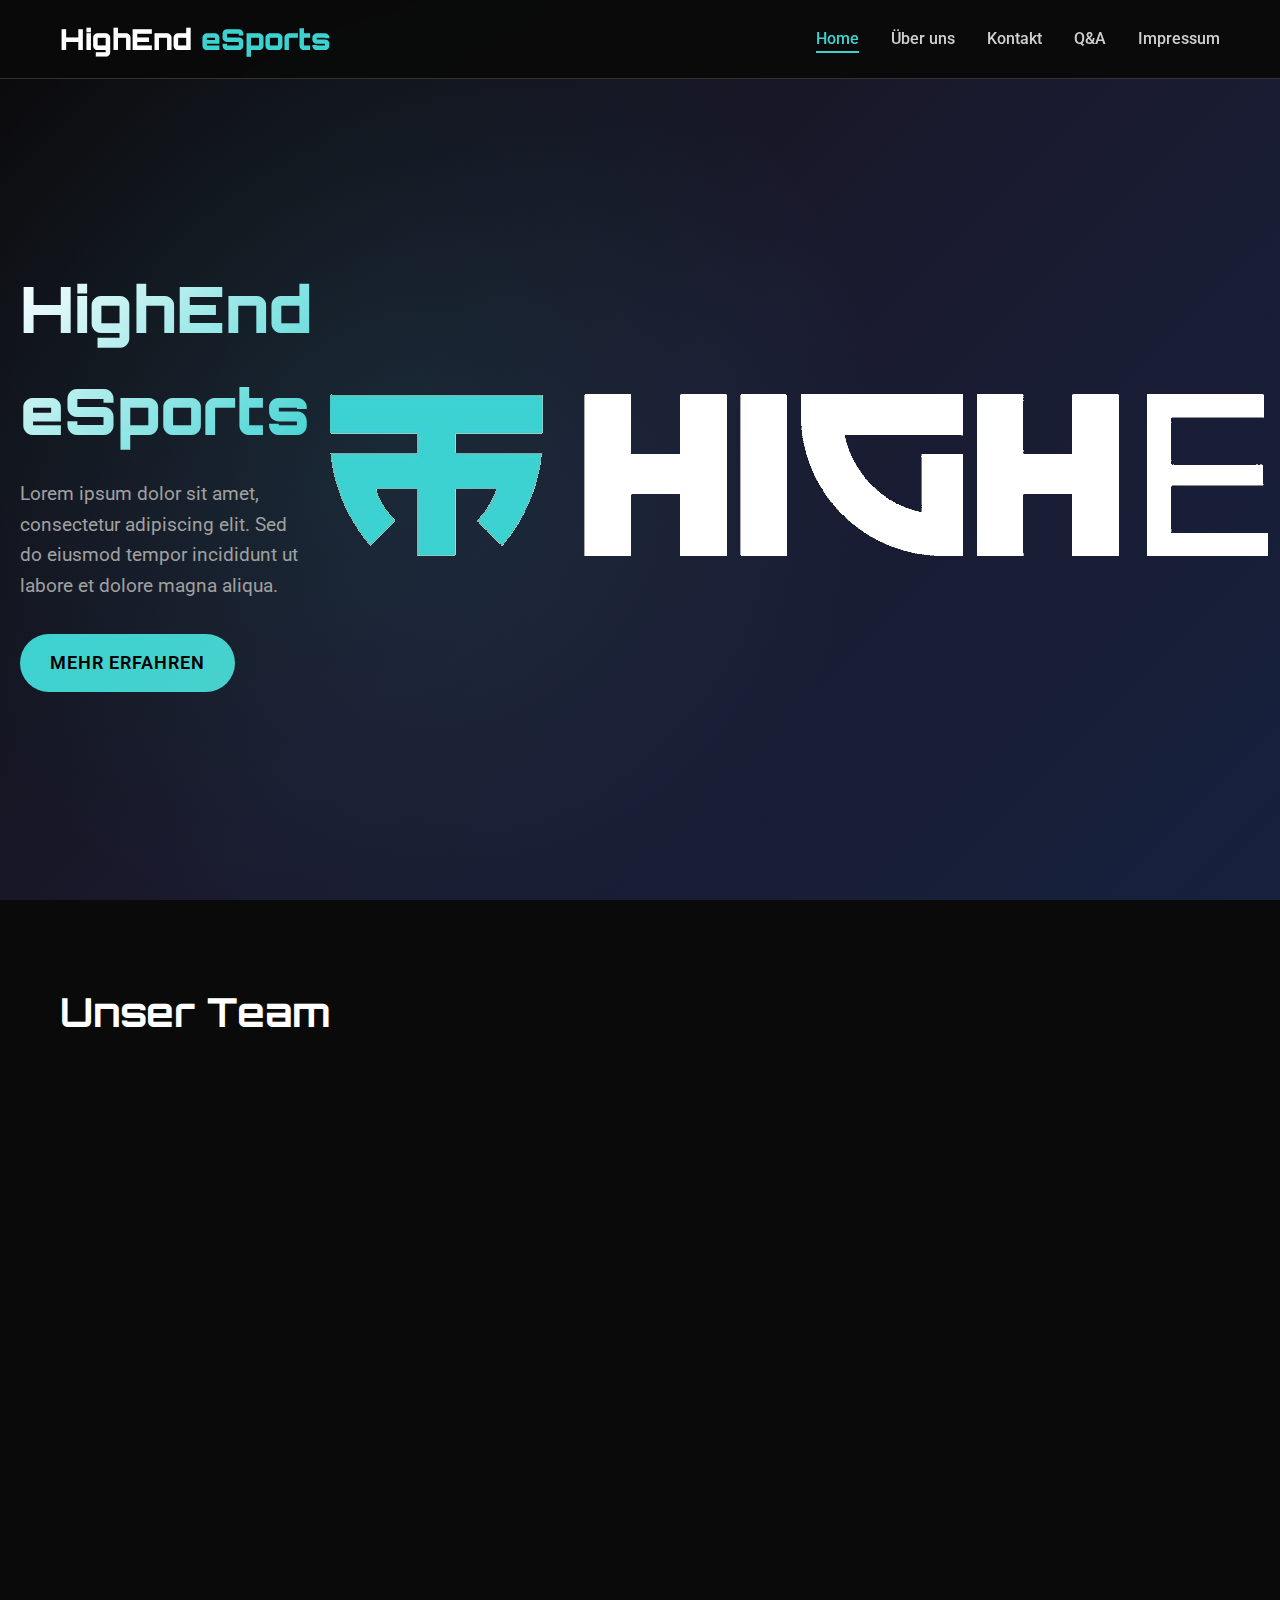
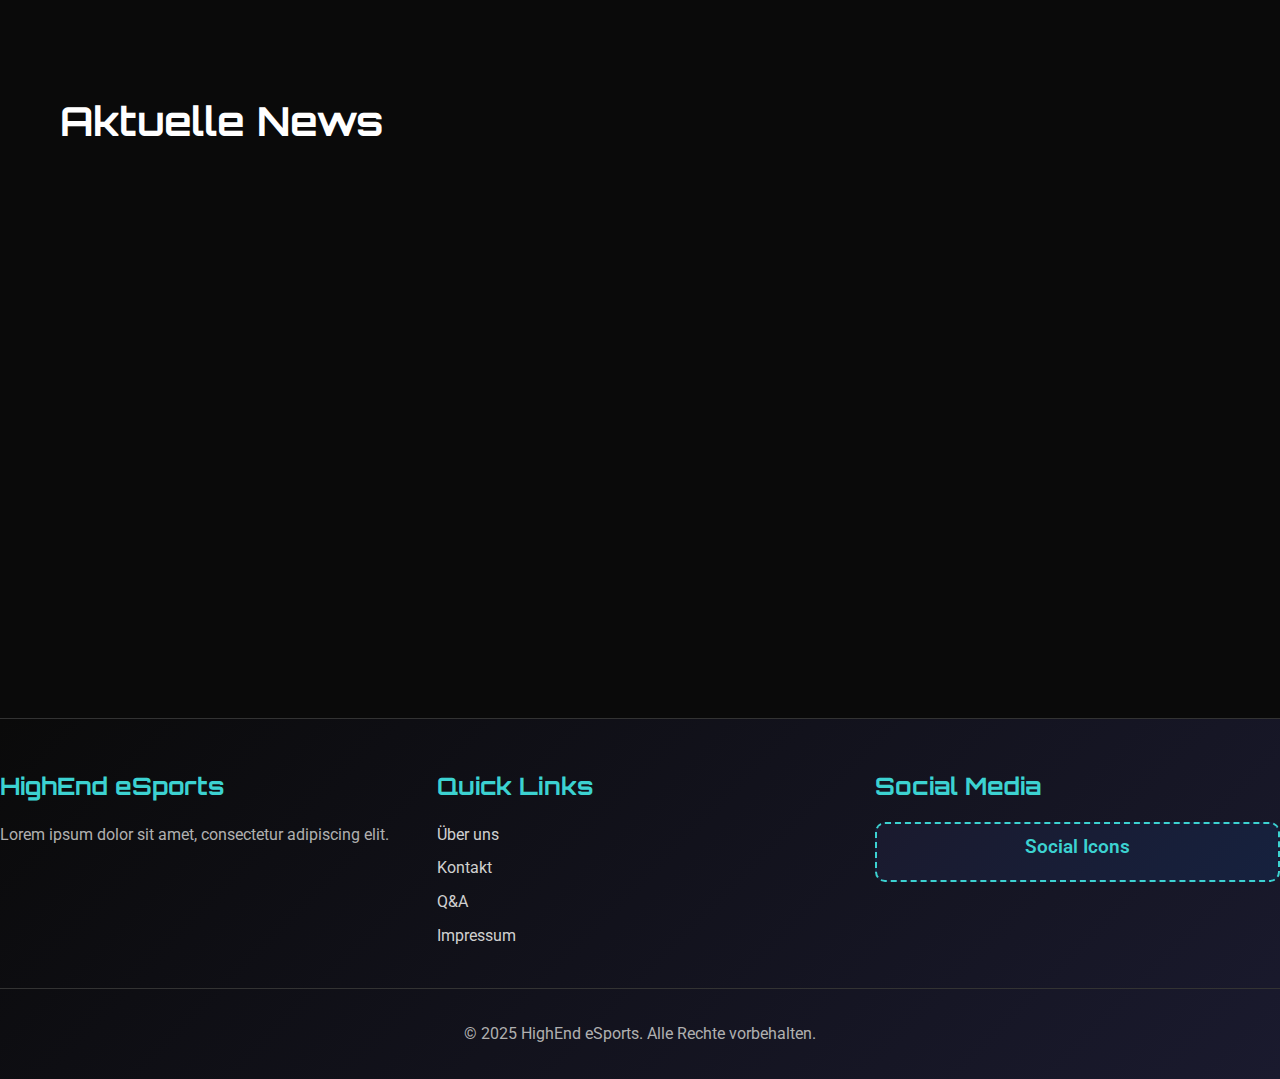
<file: index.html>
<!DOCTYPE html>
<html lang="de">
<head>
    <meta charset="UTF-8">
    <meta name="viewport" content="width=device-width, initial-scale=1.0">
    <title>HighEnd eSports - Willkommen</title>
    <link rel="stylesheet" href="styles2.css?v=3cd2d1">
    <link href="https://fonts.googleapis.com/css2?family=Orbitron:wght@400;700;900&family=Roboto:wght@300;400;500&display=swap" rel="stylesheet">
</head>
<body>
    <header>
        <nav class="navbar">
            <div class="nav-container">
                <div class="logo">
                    <h1>HighEnd <span class="esports">eSports</span></h1>
                </div>
                <ul class="nav-menu">
                    <li><a href="index.html" class="active">Home</a></li>
                    <li><a href="about.html">Über uns</a></li>
                    <li><a href="contact.html">Kontakt</a></li>
                    <li><a href="faq.html">Q&A</a></li>
                    <li><a href="impressum.html">Impressum</a></li>
                </ul>
                <div class="hamburger">
                    <span></span>
                    <span></span>
                    <span></span>
                </div>
            </div>
        </nav>
    </header>

    <main>
        <!-- Hero Section -->
        <section class="hero">
            <div class="hero-content">
                <h1 class="hero-title">HighEnd eSports</h1>
                <p class="hero-subtitle">Lorem ipsum dolor sit amet, consectetur adipiscing elit. Sed do eiusmod tempor incididunt ut labore et dolore magna aliqua.</p>
                <a href="about.html" class="cta-button">Mehr erfahren</a>
            </div>
            <div class="hero-image">
                <div class="hero-image">
                    <img src="highendtransparent.png" alt="Hero Image Beschreibung" />
                </div>

                </div>
            </div>
        </section>

        <!-- Team Section -->
        <section class="team-section">
            <div class="container">
                <h2>Unser Team</h2>
                <div class="team-grid">
                    <div class="team-card">
                        <div class="team-image">
                            <!-- Platz für Teambild -->
                            <div class="image-placeholder">
                                <span>Team Foto</span>
                            </div>
                        </div>
                        <h3>Hauptteam</h3>
                        <p>Lorem ipsum dolor sit amet, consectetur adipiscing elit. Ut enim ad minim veniam, quis nostrud exercitation ullamco laboris.</p>
                    </div>
                    <div class="team-card">
                        <div class="team-image">
                            <!-- Platz für Teambild -->
                            <div class="image-placeholder">
                                <span>Nachwuchs Team</span>
                            </div>
                        </div>
                        <h3>Nachwuchs</h3>
                        <p>Sed ut perspiciatis unde omnis iste natus error sit voluptatem accusantium doloremque laudantium.</p>
                    </div>
                    <div class="team-card">
                        <div class="team-image">
                            <!-- Platz für Teambild -->
                            <div class="image-placeholder">
                                <span>Coaching Team</span>
                            </div>
                        </div>
                        <h3>Coaching</h3>
                        <p>At vero eos et accusamus et iusto odio dignissimos ducimus qui blanditiis praesentium voluptatum.</p>
                    </div>
                </div>
            </div>
        </section>

        <!-- News Section -->
        <section class="news-section">
            <div class="container">
                <h2>Aktuelle News</h2>
                <div class="news-grid">
                    <article class="news-card">
                        <div class="news-image">
                            <!-- Platz für News Bild -->
                            <div class="image-placeholder">
                                <span>News Bild</span>
                            </div>
                        </div>
                        <div class="news-content">
                            <h3>Lorem Ipsum Turnier</h3>
                            <p>Lorem ipsum dolor sit amet, consectetur adipiscing elit, sed do eiusmod tempor incididunt ut labore et dolore magna aliqua.</p>
                            <span class="news-date">15. Juli 2025</span>
                        </div>
                    </article>
                    <article class="news-card">
                        <div class="news-image">
                            <!-- Platz für News Bild -->
                            <div class="image-placeholder">
                                <span>News Bild</span>
                            </div>
                        </div>
                        <div class="news-content">
                            <h3>Neuer Sponsor</h3>
                            <p>Ut enim ad minim veniam, quis nostrud exercitation ullamco laboris nisi ut aliquip ex ea commodo consequat.</p>
                            <span class="news-date">10. Juli 2025</span>
                        </div>
                    </article>
                </div>
            </div>
        </section>
    </main>

    <footer>
        <div class="footer-content">
            <div class="footer-section">
                <h3>HighEnd eSports</h3>
                <p>Lorem ipsum dolor sit amet, consectetur adipiscing elit.</p>
            </div>
            <div class="footer-section">
                <h3>Quick Links</h3>
                <ul>
                    <li><a href="about.html">Über uns</a></li>
                    <li><a href="contact.html">Kontakt</a></li>
                    <li><a href="faq.html">Q&A</a></li>
                    <li><a href="impressum.html">Impressum</a></li>
                </ul>
            </div>
            <div class="footer-section">
                <h3>Social Media</h3>
                <div class="social-links">
                    <!-- Platz für Social Media Icons -->
                    <div class="image-placeholder small">
                        <span>Social Icons</span>
                    </div>
                </div>
            </div>
        </div>
        <div class="footer-bottom">
            <p>&copy; 2025 HighEnd eSports. Alle Rechte vorbehalten.</p>
        </div>
    </footer>

    <script src="script.js"></script>
</body>
</html>
</file>
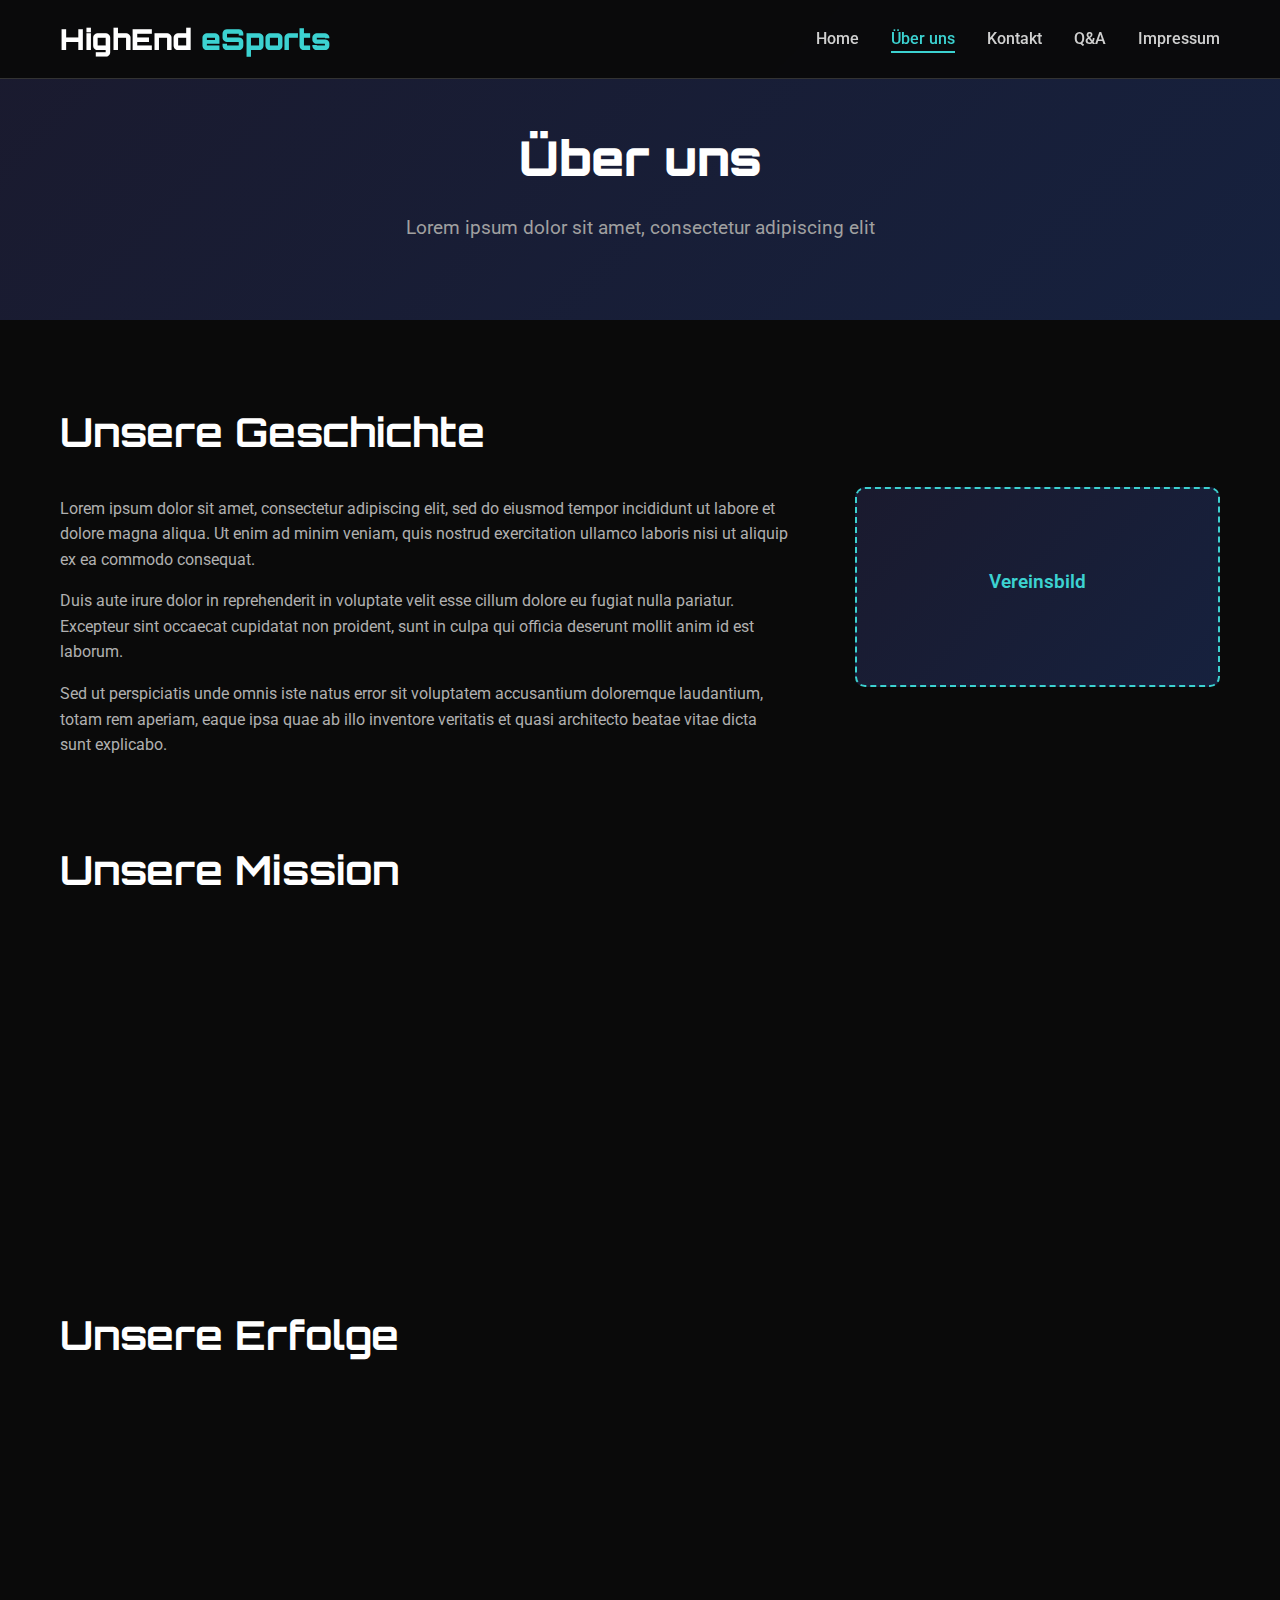
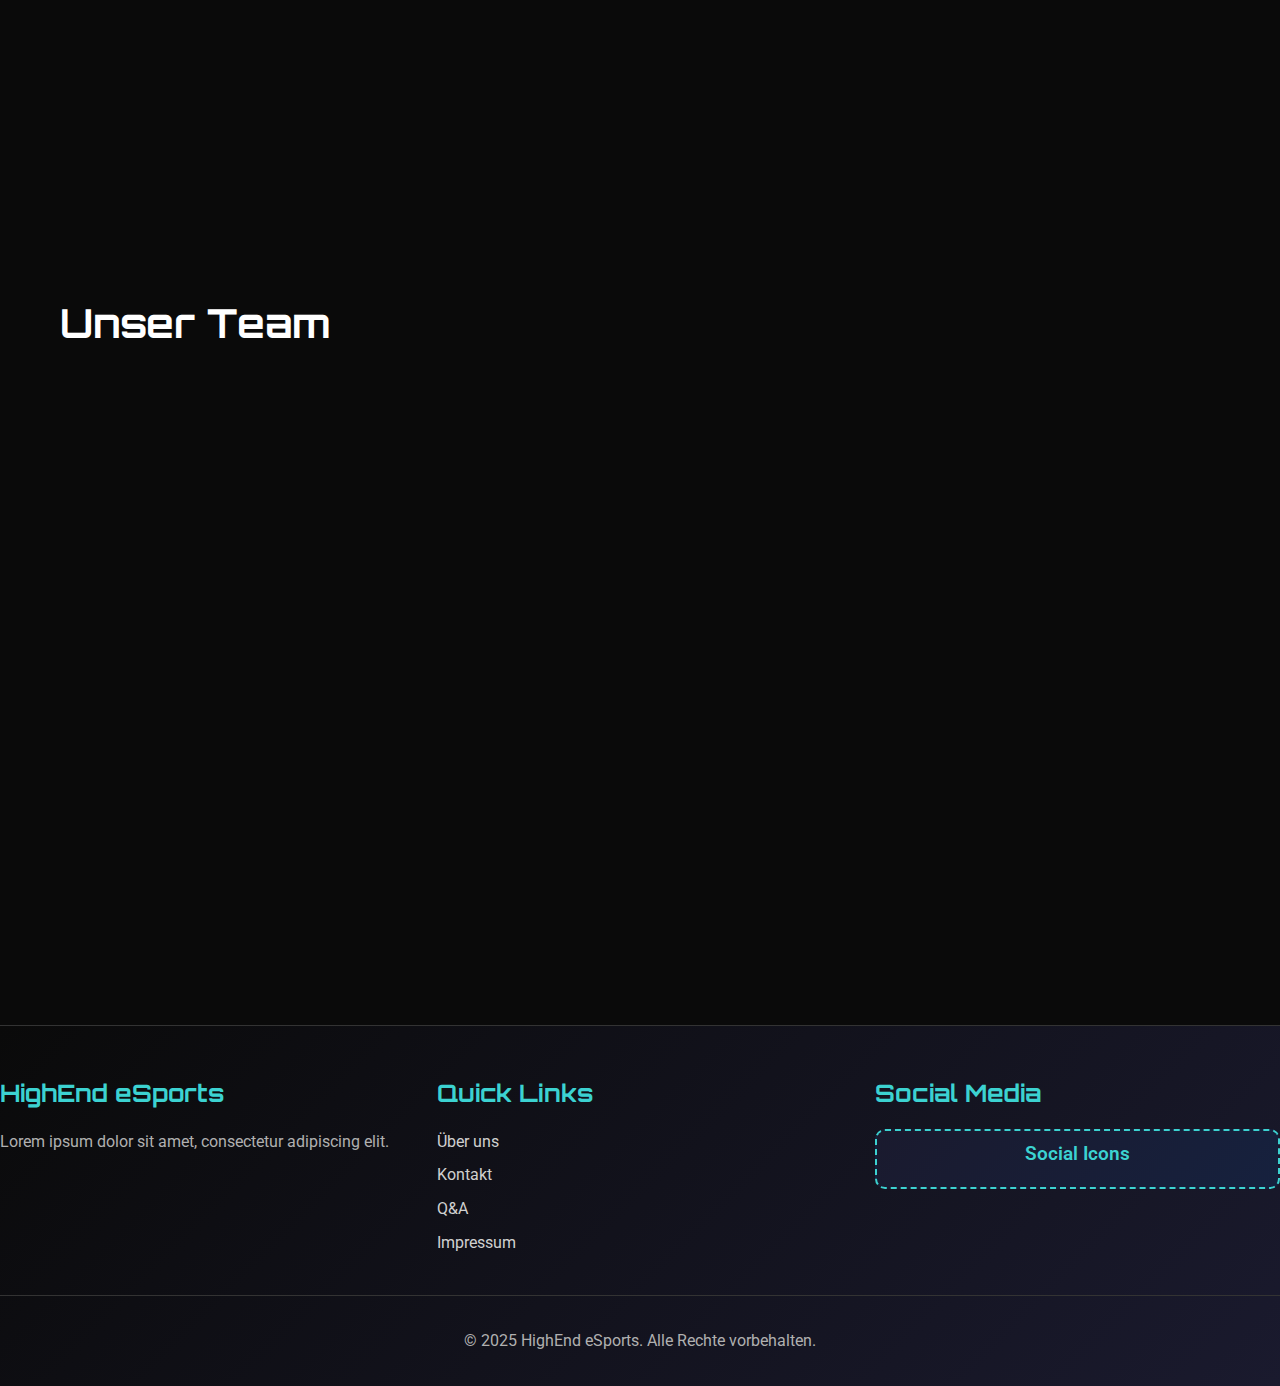
<file: about.html>
<!DOCTYPE html>
<html lang="de">
<head>
    <meta charset="UTF-8">
    <meta name="viewport" content="width=device-width, initial-scale=1.0">
    <title>Über uns - HighEnd eSports</title>
    <link rel="stylesheet" href="styles2.css?v=3cd2d1">
    <link href="https://fonts.googleapis.com/css2?family=Orbitron:wght@400;700;900&family=Roboto:wght@300;400;500&display=swap" rel="stylesheet">
</head>
<body>
    <header>
        <nav class="navbar">
            <div class="nav-container">
                <div class="logo">
                    <h1>HighEnd <span class="esports">eSports</span></h1>
                </div>
                <ul class="nav-menu">
                    <li><a href="index.html">Home</a></li>
                    <li><a href="about.html" class="active">Über uns</a></li>
                    <li><a href="contact.html">Kontakt</a></li>
                    <li><a href="faq.html">Q&A</a></li>
                    <li><a href="impressum.html">Impressum</a></li>
                </ul>
                <div class="hamburger">
                    <span></span>
                    <span></span>
                    <span></span>
                </div>
            </div>
        </nav>
    </header>

    <main>
        <section class="page-header">
            <div class="container">
                <h1>Über uns</h1>
                <p>Lorem ipsum dolor sit amet, consectetur adipiscing elit</p>
            </div>
        </section>

        <section class="about-content">
            <div class="container">
                <div class="about-grid">
                    <div class="about-text">
                        <h2>Unsere Geschichte</h2>
                        <p>Lorem ipsum dolor sit amet, consectetur adipiscing elit, sed do eiusmod tempor incididunt ut labore et dolore magna aliqua. Ut enim ad minim veniam, quis nostrud exercitation ullamco laboris nisi ut aliquip ex ea commodo consequat.</p>
                        
                        <p>Duis aute irure dolor in reprehenderit in voluptate velit esse cillum dolore eu fugiat nulla pariatur. Excepteur sint occaecat cupidatat non proident, sunt in culpa qui officia deserunt mollit anim id est laborum.</p>
                        
                        <p>Sed ut perspiciatis unde omnis iste natus error sit voluptatem accusantium doloremque laudantium, totam rem aperiam, eaque ipsa quae ab illo inventore veritatis et quasi architecto beatae vitae dicta sunt explicabo.</p>
                    </div>
                    <div class="about-image">
                        <!-- Platz für Vereinsbild -->
                        <div class="image-placeholder">
                            <span>Vereinsbild</span>
                        </div>
                    </div>
                </div>

                <div class="mission-section">
                    <h2>Unsere Mission</h2>
                    <div class="mission-grid">
                        <div class="mission-card">
                            <div class="mission-icon">
                                <!-- Platz für Icon -->
                                <div class="image-placeholder small">
                                    <span>Icon</span>
                                </div>
                            </div>
                            <h3>Exzellenz</h3>
                            <p>Lorem ipsum dolor sit amet, consectetur adipiscing elit. Sed do eiusmod tempor incididunt ut labore.</p>
                        </div>
                        <div class="mission-card">
                            <div class="mission-icon">
                                <!-- Platz für Icon -->
                                <div class="image-placeholder small">
                                    <span>Icon</span>
                                </div>
                            </div>
                            <h3>Teamwork</h3>
                            <p>Ut enim ad minim veniam, quis nostrud exercitation ullamco laboris nisi ut aliquip ex ea commodo.</p>
                        </div>
                        <div class="mission-card">
                            <div class="mission-icon">
                                <!-- Platz für Icon -->
                                <div class="image-placeholder small">
                                    <span>Icon</span>
                                </div>
                            </div>
                            <h3>Innovation</h3>
                            <p>Duis aute irure dolor in reprehenderit in voluptate velit esse cillum dolore eu fugiat nulla.</p>
                        </div>
                    </div>
                </div>

                <div class="achievements-section">
                    <h2>Unsere Erfolge</h2>
                    <div class="achievements-grid">
                        <div class="achievement-card">
                            <div class="achievement-image">
                                <!-- Platz für Trophy/Award Bild -->
                                <div class="image-placeholder">
                                    <span>Trophy Bild</span>
                                </div>
                            </div>
                            <h3>Lorem Championship 2024</h3>
                            <p>Excepteur sint occaecat cupidatat non proident, sunt in culpa qui officia deserunt mollit anim.</p>
                        </div>
                        <div class="achievement-card">
                            <div class="achievement-image">
                                <!-- Platz für Trophy/Award Bild -->
                                <div class="image-placeholder">
                                    <span>Award Bild</span>
                                </div>
                            </div>
                            <h3>Best Team Award 2023</h3>
                            <p>Nemo enim ipsam voluptatem quia voluptas sit aspernatur aut odit aut fugit, sed quia consequuntur.</p>
                        </div>
                    </div>
                </div>

                <div class="team-details">
                    <h2>Unser Team</h2>
                    <div class="team-members">
                        <div class="member-card">
                            <div class="member-image">
                                <!-- Platz für Mitgliederbild -->
                                <div class="image-placeholder">
                                    <span>Mitglied Foto</span>
                                </div>
                            </div>
                            <h3>Player Name</h3>
                            <p class="member-role">Captain</p>
                            <p>Lorem ipsum dolor sit amet, consectetur adipiscing elit, sed do eiusmod tempor incididunt.</p>
                        </div>
                        <div class="member-card">
                            <div class="member-image">
                                <!-- Platz für Mitgliederbild -->
                                <div class="image-placeholder">
                                    <span>Mitglied Foto</span>
                                </div>
                            </div>
                            <h3>Player Name</h3>
                            <p class="member-role">Support</p>
                            <p>Ut enim ad minim veniam, quis nostrud exercitation ullamco laboris nisi ut aliquip.</p>
                        </div>
                        <div class="member-card">
                            <div class="member-image">
                                <!-- Platz für Mitgliederbild -->
                                <div class="image-placeholder">
                                    <span>Mitglied Foto</span>
                                </div>
                            </div>
                            <h3>Coach Name</h3>
                            <p class="member-role">Head Coach</p>
                            <p>Duis aute irure dolor in reprehenderit in voluptate velit esse cillum dolore eu fugiat.</p>
                        </div>
                    </div>
                </div>
            </div>
        </section>
    </main>

    <footer>
        <div class="footer-content">
            <div class="footer-section">
                <h3>HighEnd eSports</h3>
                <p>Lorem ipsum dolor sit amet, consectetur adipiscing elit.</p>
            </div>
            <div class="footer-section">
                <h3>Quick Links</h3>
                <ul>
                    <li><a href="about.html">Über uns</a></li>
                    <li><a href="contact.html">Kontakt</a></li>
                    <li><a href="faq.html">Q&A</a></li>
                    <li><a href="impressum.html">Impressum</a></li>
                </ul>
            </div>
            <div class="footer-section">
                <h3>Social Media</h3>
                <div class="social-links">
                    <!-- Platz für Social Media Icons -->
                    <div class="image-placeholder small">
                        <span>Social Icons</span>
                    </div>
                </div>
            </div>
        </div>
        <div class="footer-bottom">
            <p>&copy; 2025 HighEnd eSports. Alle Rechte vorbehalten.</p>
        </div>
    </footer>

    <script src="script.js"></script>
</body>
</html>
</file>
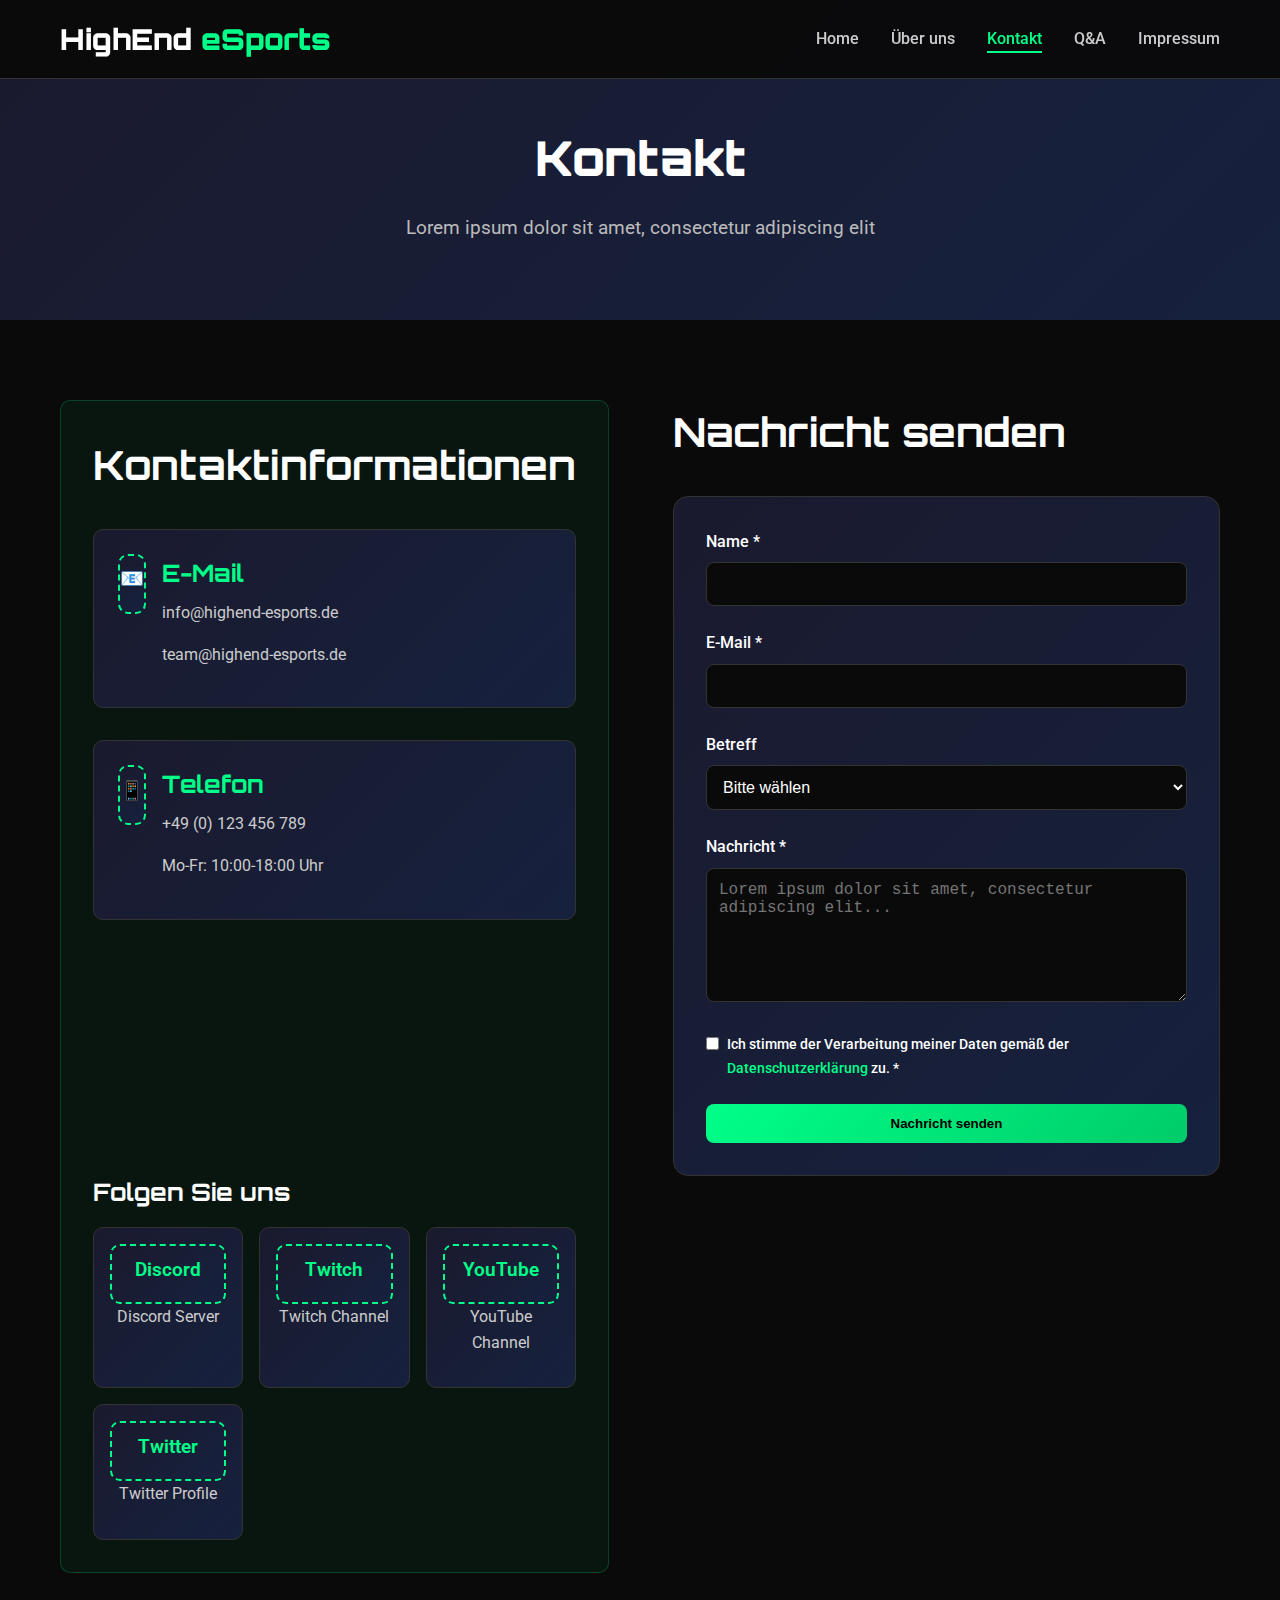
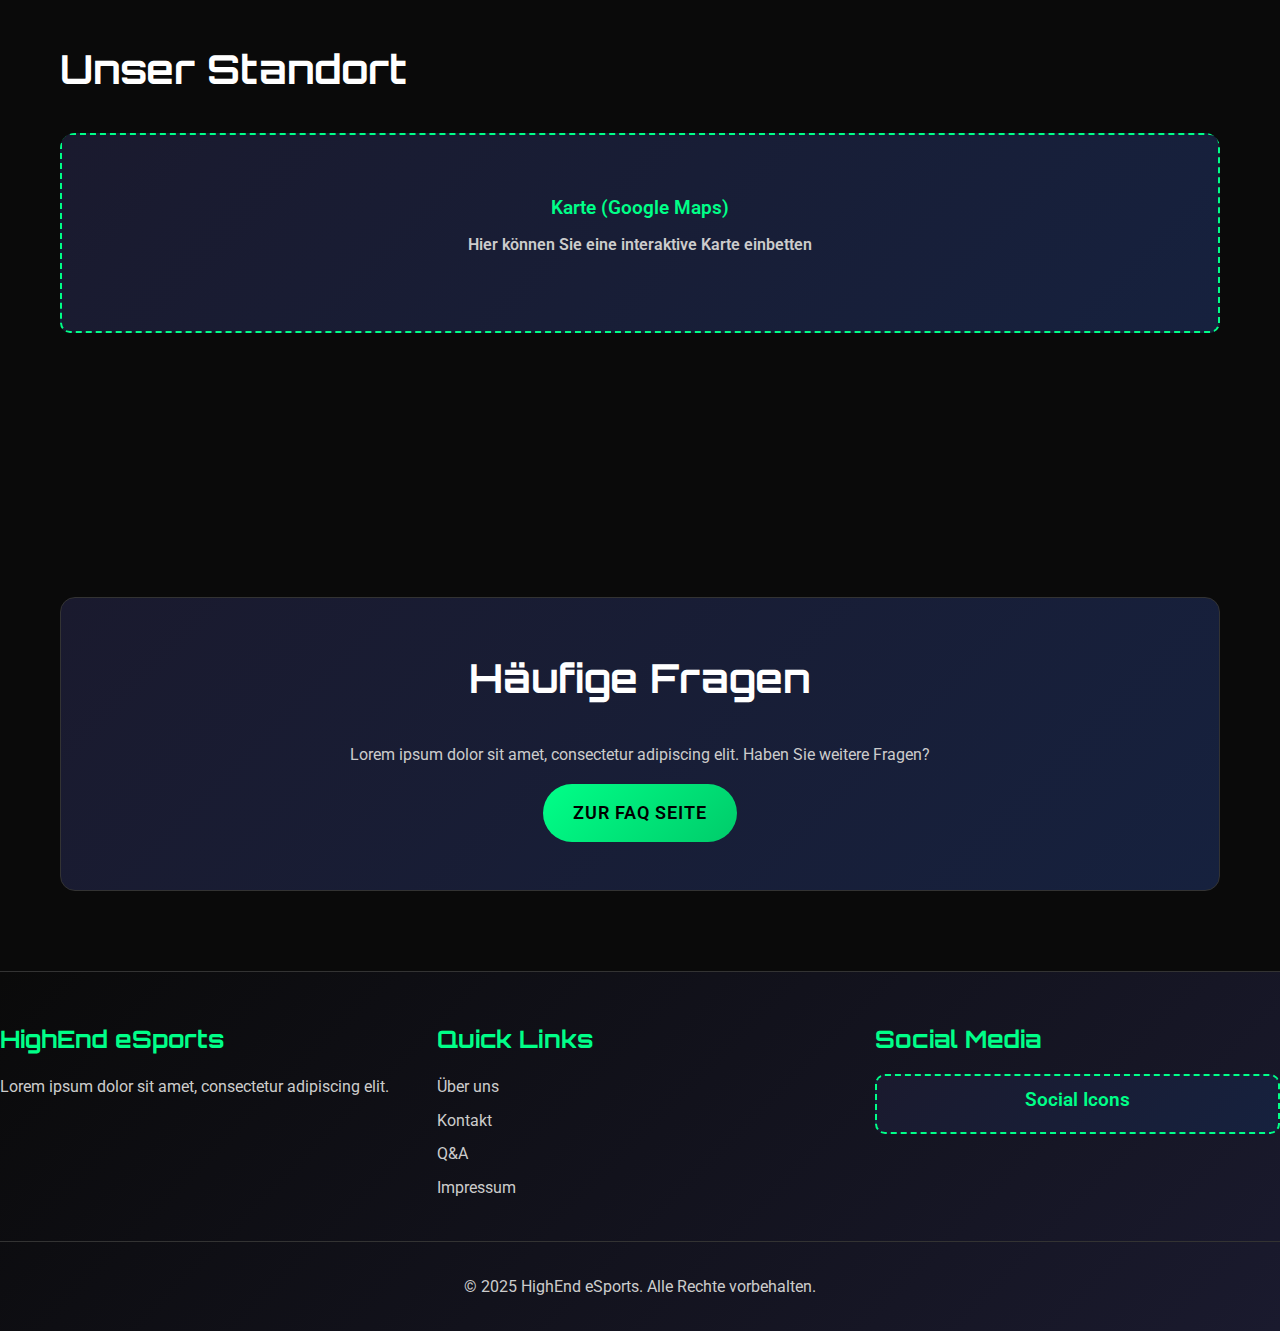
<file: contact.html>
<!DOCTYPE html>
<html lang="de">
<head>
    <meta charset="UTF-8">
    <meta name="viewport" content="width=device-width, initial-scale=1.0">
    <title>Kontakt - HighEnd eSports</title>
    <link rel="stylesheet" href="styles.css">
    <link href="https://fonts.googleapis.com/css2?family=Orbitron:wght@400;700;900&family=Roboto:wght@300;400;500&display=swap" rel="stylesheet">
</head>
<body>
    <header>
        <nav class="navbar">
            <div class="nav-container">
                <div class="logo">
                    <h1>HighEnd <span class="esports">eSports</span></h1>
                </div>
                <ul class="nav-menu">
                    <li><a href="index.html">Home</a></li>
                    <li><a href="about.html">Über uns</a></li>
                    <li><a href="contact.html" class="active">Kontakt</a></li>
                    <li><a href="faq.html">Q&A</a></li>
                    <li><a href="impressum.html">Impressum</a></li>
                </ul>
                <div class="hamburger">
                    <span></span>
                    <span></span>
                    <span></span>
                </div>
            </div>
        </nav>
    </header>

    <main>
        <section class="page-header">
            <div class="container">
                <h1>Kontakt</h1>
                <p>Lorem ipsum dolor sit amet, consectetur adipiscing elit</p>
            </div>
        </section>

        <section class="contact-content">
            <div class="container">
                <div class="contact-grid">
                    <div class="contact-info">
                        <h2>Kontaktinformationen</h2>
                        <div class="contact-card">
                            <div class="contact-icon">
                                <!-- Platz für Icon -->
                                <div class="image-placeholder small">
                                    <span>📧</span>
                                </div>
                            </div>
                            <div class="contact-details">
                                <h3>E-Mail</h3>
                                <p>info@highend-esports.de</p>
                                <p>team@highend-esports.de</p>
                            </div>
                        </div>

                        <div class="contact-card">
                            <div class="contact-icon">
                                <!-- Platz für Icon -->
                                <div class="image-placeholder small">
                                    <span>📱</span>
                                </div>
                            </div>
                            <div class="contact-details">
                                <h3>Telefon</h3>
                                <p>+49 (0) 123 456 789</p>
                                <p>Mo-Fr: 10:00-18:00 Uhr</p>
                            </div>
                        </div>

                        <div class="contact-card">
                            <div class="contact-icon">
                                <!-- Platz für Icon -->
                                <div class="image-placeholder small">
                                    <span>📍</span>
                                </div>
                            </div>
                            <div class="contact-details">
                                <h3>Adresse</h3>
                                <p>Lorem Straße 123<br>
                                12345 Lorem Stadt<br>
                                Deutschland</p>
                            </div>
                        </div>

                        <div class="social-section">
                            <h3>Folgen Sie uns</h3>
                            <div class="social-grid">
                                <div class="social-card">
                                    <!-- Platz für Social Media Logo -->
                                    <div class="image-placeholder small">
                                        <span>Discord</span>
                                    </div>
                                    <p>Discord Server</p>
                                </div>
                                <div class="social-card">
                                    <!-- Platz für Social Media Logo -->
                                    <div class="image-placeholder small">
                                        <span>Twitch</span>
                                    </div>
                                    <p>Twitch Channel</p>
                                </div>
                                <div class="social-card">
                                    <!-- Platz für Social Media Logo -->
                                    <div class="image-placeholder small">
                                        <span>YouTube</span>
                                    </div>
                                    <p>YouTube Channel</p>
                                </div>
                                <div class="social-card">
                                    <!-- Platz für Social Media Logo -->
                                    <div class="image-placeholder small">
                                        <span>Twitter</span>
                                    </div>
                                    <p>Twitter Profile</p>
                                </div>
                            </div>
                        </div>
                    </div>

                    <div class="contact-form-section">
                        <h2>Nachricht senden</h2>
                        <form class="contact-form" action="#" method="POST">
                            <div class="form-group">
                                <label for="name">Name *</label>
                                <input type="text" id="name" name="name" required>
                            </div>
                            
                            <div class="form-group">
                                <label for="email">E-Mail *</label>
                                <input type="email" id="email" name="email" required>
                            </div>
                            
                            <div class="form-group">
                                <label for="subject">Betreff</label>
                                <select id="subject" name="subject">
                                    <option value="">Bitte wählen</option>
                                    <option value="general">Allgemeine Anfrage</option>
                                    <option value="sponsoring">Sponsoring</option>
                                    <option value="team">Team beitreten</option>
                                    <option value="media">Medienanfragen</option>
                                    <option value="other">Sonstiges</option>
                                </select>
                            </div>
                            
                            <div class="form-group">
                                <label for="message">Nachricht *</label>
                                <textarea id="message" name="message" rows="6" required placeholder="Lorem ipsum dolor sit amet, consectetur adipiscing elit..."></textarea>
                            </div>
                            
                            <div class="form-group checkbox-group">
                                <input type="checkbox" id="privacy" name="privacy" required>
                                <label for="privacy">Ich stimme der Verarbeitung meiner Daten gemäß der <a href="impressum.html">Datenschutzerklärung</a> zu. *</label>
                            </div>
                            
                            <button type="submit" class="submit-btn">Nachricht senden</button>
                        </form>
                    </div>
                </div>

                <div class="map-section">
                    <h2>Unser Standort</h2>
                    <div class="map-placeholder">
                        <!-- Platz für Google Maps oder andere Karte -->
                        <div class="image-placeholder">
                            <span>Karte (Google Maps)</span>
                            <p>Hier können Sie eine interaktive Karte einbetten</p>
                        </div>
                    </div>
                </div>

                <div class="faq-preview">
                    <h2>Häufige Fragen</h2>
                    <p>Lorem ipsum dolor sit amet, consectetur adipiscing elit. Haben Sie weitere Fragen?</p>
                    <a href="faq.html" class="cta-button">Zur FAQ Seite</a>
                </div>
            </div>
        </section>
    </main>

    <footer>
        <div class="footer-content">
            <div class="footer-section">
                <h3>HighEnd eSports</h3>
                <p>Lorem ipsum dolor sit amet, consectetur adipiscing elit.</p>
            </div>
            <div class="footer-section">
                <h3>Quick Links</h3>
                <ul>
                    <li><a href="about.html">Über uns</a></li>
                    <li><a href="contact.html">Kontakt</a></li>
                    <li><a href="faq.html">Q&A</a></li>
                    <li><a href="impressum.html">Impressum</a></li>
                </ul>
            </div>
            <div class="footer-section">
                <h3>Social Media</h3>
                <div class="social-links">
                    <!-- Platz für Social Media Icons -->
                    <div class="image-placeholder small">
                        <span>Social Icons</span>
                    </div>
                </div>
            </div>
        </div>
        <div class="footer-bottom">
            <p>&copy; 2025 HighEnd eSports. Alle Rechte vorbehalten.</p>
        </div>
    </footer>

    <script src="script.js"></script>
</body>
</html>
</file>
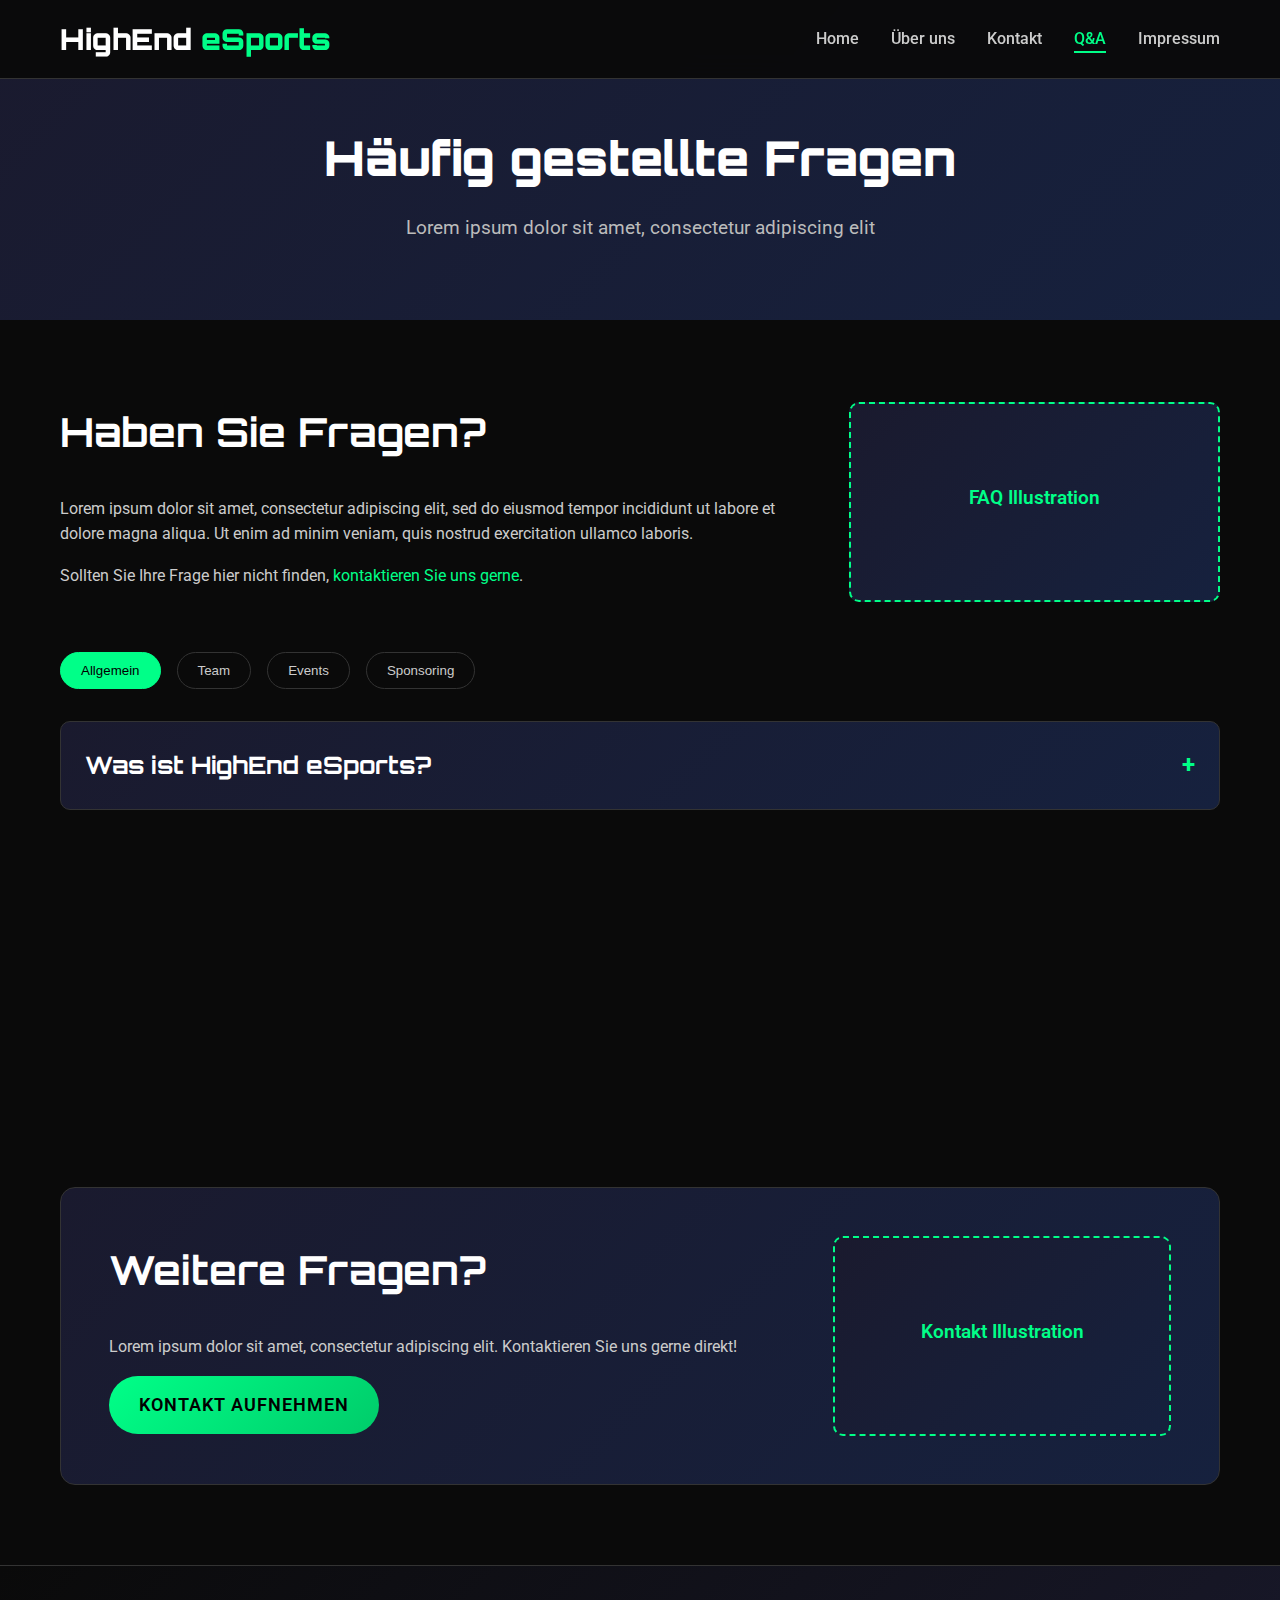
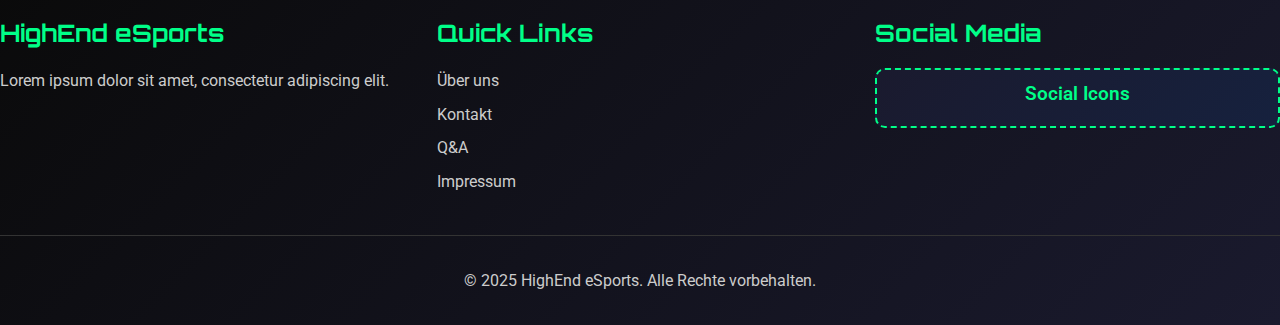
<file: faq.html>
<!DOCTYPE html>
<html lang="de">
<head>
    <meta charset="UTF-8">
    <meta name="viewport" content="width=device-width, initial-scale=1.0">
    <title>Q&A - HighEnd eSports</title>
    <link rel="stylesheet" href="styles.css">
    <link href="https://fonts.googleapis.com/css2?family=Orbitron:wght@400;700;900&family=Roboto:wght@300;400;500&display=swap" rel="stylesheet">
</head>
<body>
    <header>
        <nav class="navbar">
            <div class="nav-container">
                <div class="logo">
                    <h1>HighEnd <span class="esports">eSports</span></h1>
                </div>
                <ul class="nav-menu">
                    <li><a href="index.html">Home</a></li>
                    <li><a href="about.html">Über uns</a></li>
                    <li><a href="contact.html">Kontakt</a></li>
                    <li><a href="faq.html" class="active">Q&A</a></li>
                    <li><a href="impressum.html">Impressum</a></li>
                </ul>
                <div class="hamburger">
                    <span></span>
                    <span></span>
                    <span></span>
                </div>
            </div>
        </nav>
    </header>

    <main>
        <section class="page-header">
            <div class="container">
                <h1>Häufig gestellte Fragen</h1>
                <p>Lorem ipsum dolor sit amet, consectetur adipiscing elit</p>
            </div>
        </section>

        <section class="faq-content">
            <div class="container">
                <div class="faq-intro">
                    <div class="faq-intro-text">
                        <h2>Haben Sie Fragen?</h2>
                        <p>Lorem ipsum dolor sit amet, consectetur adipiscing elit, sed do eiusmod tempor incididunt ut labore et dolore magna aliqua. Ut enim ad minim veniam, quis nostrud exercitation ullamco laboris.</p>
                        <p>Sollten Sie Ihre Frage hier nicht finden, <a href="contact.html">kontaktieren Sie uns gerne</a>.</p>
                    </div>
                    <div class="faq-intro-image">
                        <!-- Platz für FAQ Illustration -->
                        <div class="image-placeholder">
                            <span>FAQ Illustration</span>
                        </div>
                    </div>
                </div>

                <div class="faq-categories">
                    <div class="category-tabs">
                        <button class="tab-btn active" data-category="general">Allgemein</button>
                        <button class="tab-btn" data-category="team">Team</button>
                        <button class="tab-btn" data-category="events">Events</button>
                        <button class="tab-btn" data-category="sponsor">Sponsoring</button>
                    </div>

                    <!-- Allgemeine Fragen -->
                    <div class="faq-category active" id="general">
                        <div class="faq-item">
                            <div class="faq-question">
                                <h3>Was ist HighEnd eSports?</h3>
                                <span class="faq-toggle">+</span>
                            </div>
                            <div class="faq-answer">
                                <p>Lorem ipsum dolor sit amet, consectetur adipiscing elit, sed do eiusmod tempor incididunt ut labore et dolore magna aliqua. Ut enim ad minim veniam, quis nostrud exercitation ullamco laboris nisi ut aliquip ex ea commodo consequat.</p>
                            </div>
                        </div>

                        <div class="faq-item">
                            <div class="faq-question">
                                <h3>In welchen Spielen sind Sie aktiv?</h3>
                                <span class="faq-toggle">+</span>
                            </div>
                            <div class="faq-answer">
                                <p>Duis aute irure dolor in reprehenderit in voluptate velit esse cillum dolore eu fugiat nulla pariatur. Excepteur sint occaecat cupidatat non proident, sunt in culpa qui officia deserunt mollit anim id est laborum.</p>
                                <ul>
                                    <li>Lorem Ipsum Game 1</li>
                                    <li>Lorem Ipsum Game 2</li>
                                    <li>Lorem Ipsum Game 3</li>
                                </ul>
                            </div>
                        </div>

                        <div class="faq-item">
                            <div class="faq-question">
                                <h3>Seit wann gibt es den Verein?</h3>
                                <span class="faq-toggle">+</span>
                            </div>
                            <div class="faq-answer">
                                <p>Sed ut perspiciatis unde omnis iste natus error sit voluptatem accusantium doloremque laudantium, totam rem aperiam, eaque ipsa quae ab illo inventore veritatis et quasi architecto beatae vitae dicta sunt explicabo.</p>
                            </div>
                        </div>

                        <div class="faq-item">
                            <div class="faq-question">
                                <h3>Wo kann ich euch live sehen?</h3>
                                <span class="faq-toggle">+</span>
                            </div>
                            <div class="faq-answer">
                                <p>Nemo enim ipsam voluptatem quia voluptas sit aspernatur aut odit aut fugit, sed quia consequuntur magni dolores eos qui ratione voluptatem sequi nesciunt.</p>
                            </div>
                        </div>
                    </div>

                    <!-- Team Fragen -->
                    <div class="faq-category" id="team">
                        <div class="faq-item">
                            <div class="faq-question">
                                <h3>Kann ich dem Team beitreten?</h3>
                                <span class="faq-toggle">+</span>
                            </div>
                            <div class="faq-answer">
                                <p>Lorem ipsum dolor sit amet, consectetur adipiscing elit. Sed do eiusmod tempor incididunt ut labore et dolore magna aliqua. Ut enim ad minim veniam, quis nostrud exercitation ullamco laboris.</p>
                                <p>Kontaktieren Sie uns über unser <a href="contact.html">Kontaktformular</a> für weitere Informationen.</p>
                            </div>
                        </div>

                        <div class="faq-item">
                            <div class="faq-question">
                                <h3>Welche Voraussetzungen muss ich erfüllen?</h3>
                                <span class="faq-toggle">+</span>
                            </div>
                            <div class="faq-answer">
                                <p>Duis aute irure dolor in reprehenderit in voluptate velit esse cillum dolore eu fugiat nulla pariatur. Excepteur sint occaecat cupidatat non proident.</p>
                                <ul>
                                    <li>Lorem ipsum requirement 1</li>
                                    <li>Lorem ipsum requirement 2</li>
                                    <li>Lorem ipsum requirement 3</li>
                                </ul>
                            </div>
                        </div>

                        <div class="faq-item">
                            <div class="faq-question">
                                <h3>Gibt es Altersbeschränkungen?</h3>
                                <span class="faq-toggle">+</span>
                            </div>
                            <div class="faq-answer">
                                <p>Sed ut perspiciatis unde omnis iste natus error sit voluptatem accusantium doloremque laudantium, totam rem aperiam.</p>
                            </div>
                        </div>
                    </div>

                    <!-- Events Fragen -->
                    <div class="faq-category" id="events">
                        <div class="faq-item">
                            <div class="faq-question">
                                <h3>An welchen Turnieren nehmt ihr teil?</h3>
                                <span class="faq-toggle">+</span>
                            </div>
                            <div class="faq-answer">
                                <p>Lorem ipsum dolor sit amet, consectetur adipiscing elit. Ut enim ad minim veniam, quis nostrud exercitation ullamco laboris nisi ut aliquip ex ea commodo consequat.</p>
                            </div>
                        </div>

                        <div class="faq-item">
                            <div class="faq-question">
                                <h3>Organisiert ihr eigene Events?</h3>
                                <span class="faq-toggle">+</span>
                            </div>
                            <div class="faq-answer">
                                <p>Duis aute irure dolor in reprehenderit in voluptate velit esse cillum dolore eu fugiat nulla pariatur.</p>
                            </div>
                        </div>

                        <div class="faq-item">
                            <div class="faq-question">
                                <h3>Kann ich als Fan zu Events kommen?</h3>
                                <span class="faq-toggle">+</span>
                            </div>
                            <div class="faq-answer">
                                <p>Excepteur sint occaecat cupidatat non proident, sunt in culpa qui officia deserunt mollit anim id est laborum.</p>
                            </div>
                        </div>
                    </div>

                    <!-- Sponsoring Fragen -->
                    <div class="faq-category" id="sponsor">
                        <div class="faq-item">
                            <div class="faq-question">
                                <h3>Kann mein Unternehmen Sponsor werden?</h3>
                                <span class="faq-toggle">+</span>
                            </div>
                            <div class="faq-answer">
                                <p>Lorem ipsum dolor sit amet, consectetur adipiscing elit. Sed do eiusmod tempor incididunt ut labore et dolore magna aliqua.</p>
                                <p>Für Sponsoring-Anfragen kontaktieren Sie uns bitte direkt über unser <a href="contact.html">Kontaktformular</a>.</p>
                            </div>
                        </div>

                        <div class="faq-item">
                            <div class="faq-question">
                                <h3>Welche Sponsoring-Pakete gibt es?</h3>
                                <span class="faq-toggle">+</span>
                            </div>
                            <div class="faq-answer">
                                <p>Ut enim ad minim veniam, quis nostrud exercitation ullamco laboris nisi ut aliquip ex ea commodo consequat.</p>
                            </div>
                        </div>

                        <div class="faq-item">
                            <div class="faq-question">
                                <h3>Wie erreiche ich meine Zielgruppe durch euch?</h3>
                                <span class="faq-toggle">+</span>
                            </div>
                            <div class="faq-answer">
                                <p>Duis aute irure dolor in reprehenderit in voluptate velit esse cillum dolore eu fugiat nulla pariatur.</p>
                            </div>
                        </div>
                    </div>
                </div>

                <div class="faq-contact">
                    <div class="faq-contact-content">
                        <h2>Weitere Fragen?</h2>
                        <p>Lorem ipsum dolor sit amet, consectetur adipiscing elit. Kontaktieren Sie uns gerne direkt!</p>
                        <a href="contact.html" class="cta-button">Kontakt aufnehmen</a>
                    </div>
                    <div class="faq-contact-image">
                        <!-- Platz für Kontakt Illustration -->
                        <div class="image-placeholder">
                            <span>Kontakt Illustration</span>
                        </div>
                    </div>
                </div>
            </div>
        </section>
    </main>

    <footer>
        <div class="footer-content">
            <div class="footer-section">
                <h3>HighEnd eSports</h3>
                <p>Lorem ipsum dolor sit amet, consectetur adipiscing elit.</p>
            </div>
            <div class="footer-section">
                <h3>Quick Links</h3>
                <ul>
                    <li><a href="about.html">Über uns</a></li>
                    <li><a href="contact.html">Kontakt</a></li>
                    <li><a href="faq.html">Q&A</a></li>
                    <li><a href="impressum.html">Impressum</a></li>
                </ul>
            </div>
            <div class="footer-section">
                <h3>Social Media</h3>
                <div class="social-links">
                    <!-- Platz für Social Media Icons -->
                    <div class="image-placeholder small">
                        <span>Social Icons</span>
                    </div>
                </div>
            </div>
        </div>
        <div class="footer-bottom">
            <p>&copy; 2025 HighEnd eSports. Alle Rechte vorbehalten.</p>
        </div>
    </footer>

    <script src="script.js"></script>
</body>
</html>
</file>
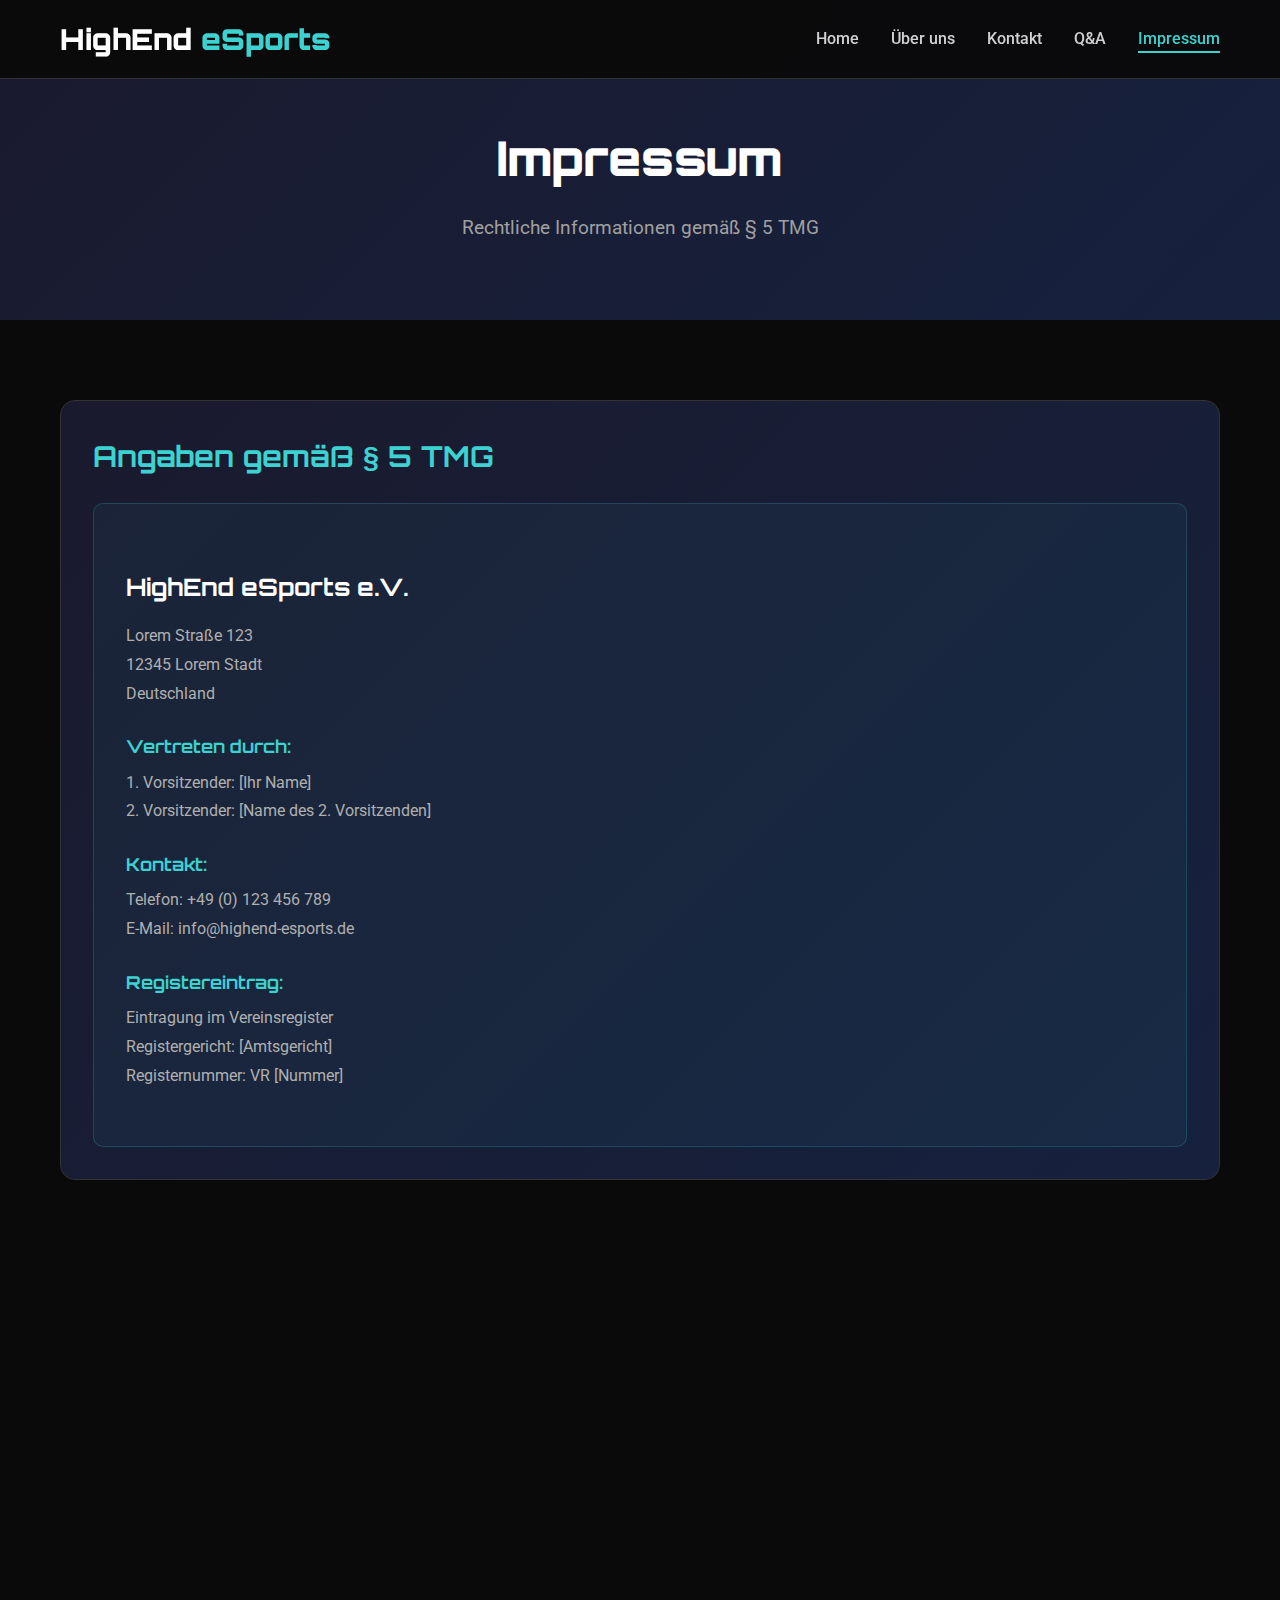
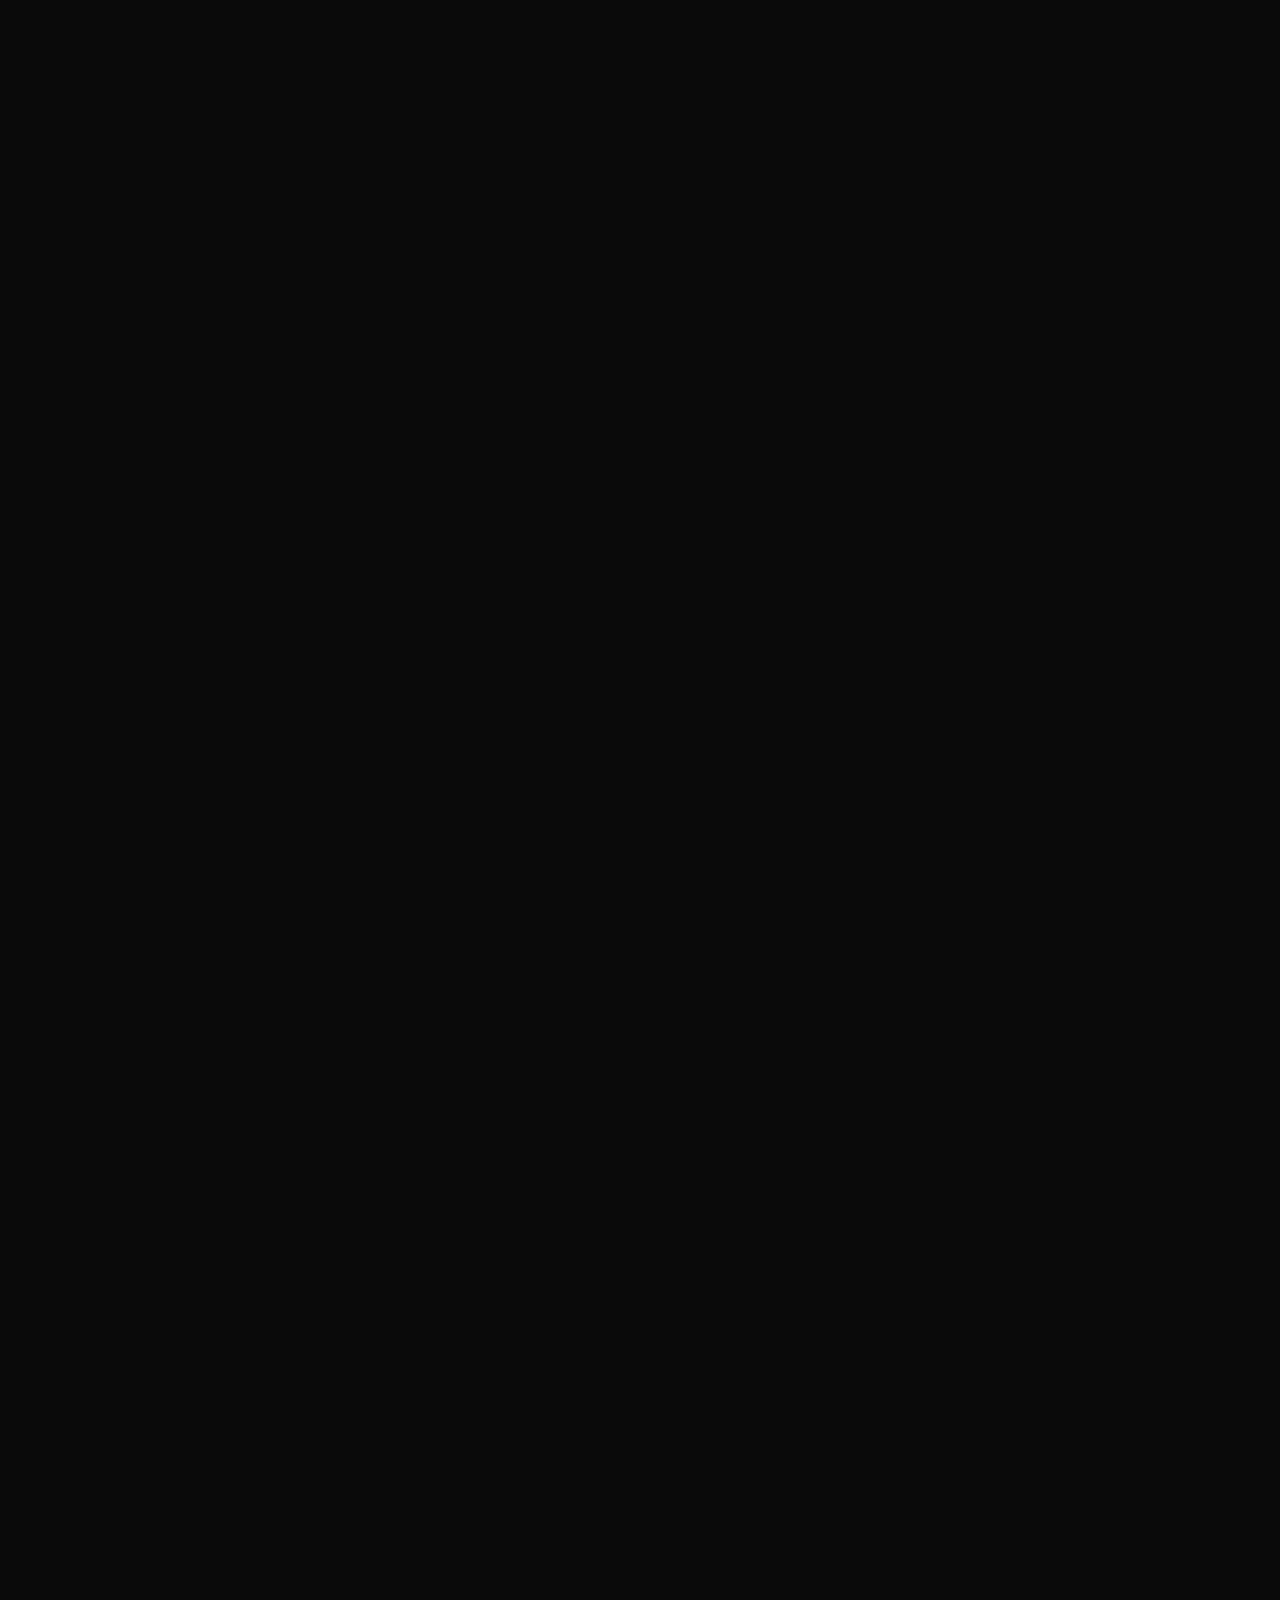
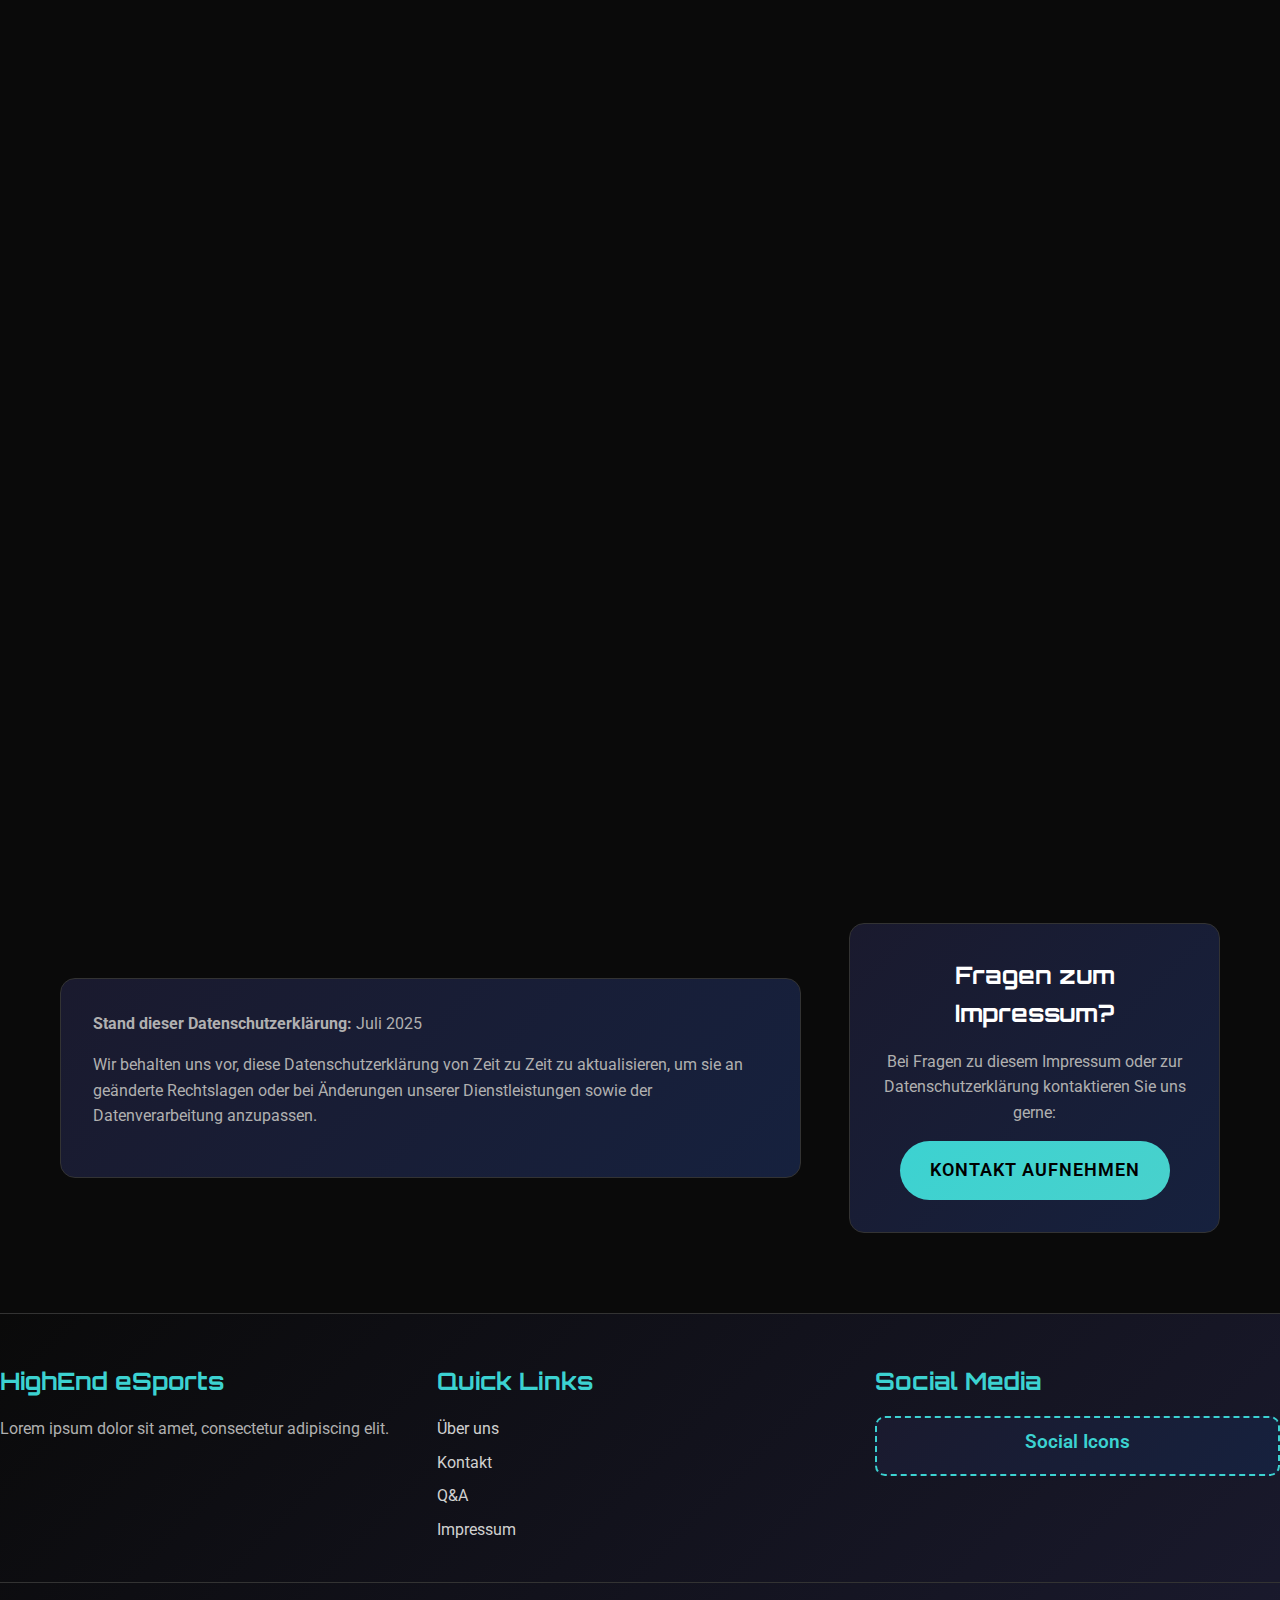
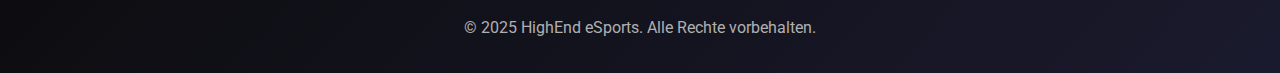
<file: impressum.html>
<!DOCTYPE html>
<html lang="de">
<head>
    <meta charset="UTF-8">
    <meta name="viewport" content="width=device-width, initial-scale=1.0">
    <title>Impressum - HighEnd eSports</title>
    <link rel="stylesheet" href="styles2.css?v=3cd2d1">
    <link href="https://fonts.googleapis.com/css2?family=Orbitron:wght@400;700;900&family=Roboto:wght@300;400;500&display=swap" rel="stylesheet">
</head>
<body>
    <header>
        <nav class="navbar">
            <div class="nav-container">
                <div class="logo">
                    <h1>HighEnd <span class="esports">eSports</span></h1>
                </div>
                <ul class="nav-menu">
                    <li><a href="index.html">Home</a></li>
                    <li><a href="about.html">Über uns</a></li>
                    <li><a href="contact.html">Kontakt</a></li>
                    <li><a href="faq.html">Q&A</a></li>
                    <li><a href="impressum.html" class="active">Impressum</a></li>
                </ul>
                <div class="hamburger">
                    <span></span>
                    <span></span>
                    <span></span>
                </div>
            </div>
        </nav>
    </header>

    <main>
        <section class="page-header">
            <div class="container">
                <h1>Impressum</h1>
                <p>Rechtliche Informationen gemäß § 5 TMG</p>
            </div>
        </section>

        <section class="legal-content">
            <div class="container">
                <div class="legal-grid">
                    <div class="legal-section">
                        <h2>Angaben gemäß § 5 TMG</h2>
                        <div class="contact-info">
                            <h3>HighEnd eSports e.V.</h3>
                            <p>
                                Lorem Straße 123<br>
                                12345 Lorem Stadt<br>
                                Deutschland
                            </p>
                            
                            <h4>Vertreten durch:</h4>
                            <p>
                                1. Vorsitzender: [Ihr Name]<br>
                                2. Vorsitzender: [Name des 2. Vorsitzenden]
                            </p>
                            
                            <h4>Kontakt:</h4>
                            <p>
                                Telefon: +49 (0) 123 456 789<br>
                                E-Mail: info@highend-esports.de
                            </p>
                            
                            <h4>Registereintrag:</h4>
                            <p>
                                Eintragung im Vereinsregister<br>
                                Registergericht: [Amtsgericht]<br>
                                Registernummer: VR [Nummer]
                            </p>
                        </div>
                    </div>

                    <div class="legal-section">
                        <h2>Verantwortlich für den Inhalt nach § 55 Abs. 2 RStV</h2>
                        <p>
                            [Ihr Name]<br>
                            Lorem Straße 123<br>
                            12345 Lorem Stadt
                        </p>
                    </div>

                    <div class="legal-section">
                        <h2>Haftungsausschluss (Disclaimer)</h2>
                        
                        <h3>Haftung für Inhalte</h3>
                        <p>Lorem ipsum dolor sit amet, consectetur adipiscing elit, sed do eiusmod tempor incididunt ut labore et dolore magna aliqua. Ut enim ad minim veniam, quis nostrud exercitation ullamco laboris nisi ut aliquip ex ea commodo consequat. Duis aute irure dolor in reprehenderit in voluptate velit esse cillum dolore eu fugiat nulla pariatur.</p>
                        
                        <h3>Haftung für Links</h3>
                        <p>Excepteur sint occaecat cupidatat non proident, sunt in culpa qui officia deserunt mollit anim id est laborum. Sed ut perspiciatis unde omnis iste natus error sit voluptatem accusantium doloremque laudantium, totam rem aperiam, eaque ipsa quae ab illo inventore veritatis et quasi architecto beatae vitae dicta sunt explicabo.</p>
                        
                        <h3>Urheberrecht</h3>
                        <p>Nemo enim ipsam voluptatem quia voluptas sit aspernatur aut odit aut fugit, sed quia consequuntur magni dolores eos qui ratione voluptatem sequi nesciunt. Neque porro quisquam est, qui dolorem ipsum quia dolor sit amet, consectetur, adipisci velit.</p>
                    </div>

                    <div class="legal-section">
                        <h2>Datenschutzerklärung</h2>
                        
                        <h3>Datenschutz</h3>
                        <p>Lorem ipsum dolor sit amet, consectetur adipiscing elit, sed do eiusmod tempor incididunt ut labore et dolore magna aliqua. Ut enim ad minim veniam, quis nostrud exercitation ullamco laboris nisi ut aliquip ex ea commodo consequat.</p>
                        
                        <h3>Kontaktformular</h3>
                        <p>Duis aute irure dolor in reprehenderit in voluptate velit esse cillum dolore eu fugiat nulla pariatur. Excepteur sint occaecat cupidatat non proident, sunt in culpa qui officia deserunt mollit anim id est laborum.</p>
                        
                        <h3>Cookies</h3>
                        <p>Sed ut perspiciatis unde omnis iste natus error sit voluptatem accusantium doloremque laudantium, totam rem aperiam, eaque ipsa quae ab illo inventore veritatis et quasi architecto beatae vitae dicta sunt explicabo.</p>
                        
                        <h3>Google Analytics</h3>
                        <p>Nemo enim ipsam voluptatem quia voluptas sit aspernatur aut odit aut fugit, sed quia consequuntur magni dolores eos qui ratione voluptatem sequi nesciunt.</p>
                        
                        <h3>Social Media</h3>
                        <p>Neque porro quisquam est, qui dolorem ipsum quia dolor sit amet, consectetur, adipisci velit, sed quia non numquam eius modi tempora incidunt ut labore et dolore magnam aliquam quaerat voluptatem.</p>
                        
                        <h3>Ihre Rechte</h3>
                        <p>Ut enim ad minima veniam, quis nostrum exercitationem ullam corporis suscipit laboriosam, nisi ut aliquid ex ea commodi consequatur. Quis autem vel eum iure reprehenderit qui in ea voluptate velit esse quam nihil molestiae consequatur.</p>
                        
                        <h3>Kontakt zum Datenschutzbeauftragten</h3>
                        <p>
                            Bei Fragen zum Datenschutz wenden Sie sich bitte an:<br>
                            E-Mail: datenschutz@highend-esports.de<br>
                            Telefon: +49 (0) 123 456 789
                        </p>
                    </div>

                    <div class="legal-section">
                        <h2>Streitschlichtung</h2>
                        <p>Lorem ipsum dolor sit amet, consectetur adipiscing elit, sed do eiusmod tempor incididunt ut labore et dolore magna aliqua. Ut enim ad minim veniam, quis nostrud exercitation ullamco laboris nisi ut aliquip ex ea commodo consequat.</p>
                        
                        <p>Plattform der EU-Kommission zur Online-Streitbeilegung: <a href="https://ec.europa.eu/odr" target="_blank" rel="noopener">https://ec.europa.eu/odr</a></p>
                    </div>

                    <div class="legal-section">
                        <h2>Bildnachweise</h2>
                        <p>Die auf dieser Website verwendeten Bilder stammen aus folgenden Quellen:</p>
                        <ul>
                            <li>Lorem ipsum: [Bildquelle/Fotograf]</li>
                            <li>Lorem ipsum: [Bildquelle/Fotograf]</li>
                            <li>Lorem ipsum: [Bildquelle/Fotograf]</li>
                            <li>Icons: [Icon-Quelle]</li>
                        </ul>
                    </div>
                </div>

                <div class="legal-footer">
                    <div class="legal-update">
                        <p><strong>Stand dieser Datenschutzerklärung:</strong> Juli 2025</p>
                        <p>Wir behalten uns vor, diese Datenschutzerklärung von Zeit zu Zeit zu aktualisieren, um sie an geänderte Rechtslagen oder bei Änderungen unserer Dienstleistungen sowie der Datenverarbeitung anzupassen.</p>
                    </div>
                    
                    <div class="legal-contact">
                        <h3>Fragen zum Impressum?</h3>
                        <p>Bei Fragen zu diesem Impressum oder zur Datenschutzerklärung kontaktieren Sie uns gerne:</p>
                        <a href="contact.html" class="cta-button">Kontakt aufnehmen</a>
                    </div>
                </div>
            </div>
        </section>
    </main>

    <footer>
        <div class="footer-content">
            <div class="footer-section">
                <h3>HighEnd eSports</h3>
                <p>Lorem ipsum dolor sit amet, consectetur adipiscing elit.</p>
            </div>
            <div class="footer-section">
                <h3>Quick Links</h3>
                <ul>
                    <li><a href="about.html">Über uns</a></li>
                    <li><a href="contact.html">Kontakt</a></li>
                    <li><a href="faq.html">Q&A</a></li>
                    <li><a href="impressum.html">Impressum</a></li>
                </ul>
            </div>
            <div class="footer-section">
                <h3>Social Media</h3>
                <div class="social-links">
                    <!-- Platz für Social Media Icons -->
                    <div class="image-placeholder small">
                        <span>Social Icons</span>
                    </div>
                </div>
            </div>
        </div>
        <div class="footer-bottom">
            <p>&copy; 2025 HighEnd eSports. Alle Rechte vorbehalten.</p>
        </div>
    </footer>

    <script src="script.js"></script>
</body>
</html>
</file>
<file: styles2.css>
/* Reset und Basis Styles */
* {
    margin: 0;
    padding: 0;
    box-sizing: border-box;
}

body {
    font-family: 'Roboto', sans-serif;
    line-height: 1.6;
    color: #e0e0e0;
    background-color: #0a0a0a;
    overflow-x: hidden;
}

.container {
    max-width: 1200px;
    margin: 0 auto;
    padding: 0 20px;
}

/* Typography */
h1, h2, h3, h4, h5, h6 {
    font-family: 'Orbitron', sans-serif;
    font-weight: 700;
    margin-bottom: 1rem;
    color: #fff;
}

h1 {
    font-size: 3rem;
    font-weight: 900;
}

h2 {
    font-size: 2.5rem;
    margin-bottom: 2rem;
}

h3 {
    font-size: 1.5rem;
}

p {
    margin-bottom: 1rem;
    color: #b0b0b0;
}

a {
    color: #3cd2d1;
    text-decoration: none;
    transition: color 0.3s ease;
}

a:hover {
    color: #48d1cc;
}

/* Navigation */
.navbar {
    position: fixed;
    top: 0;
    width: 100%;
    background: rgba(10, 10, 10, 0.95);
    backdrop-filter: blur(10px);
    z-index: 1000;
    padding: 1rem 0;
    border-bottom: 1px solid #333;
}

.nav-container {
    display: flex;
    justify-content: space-between;
    align-items: center;
    max-width: 1200px;
    margin: 0 auto;
    padding: 0 20px;
}

.logo h1 {
    font-size: 1.8rem;
    margin: 0;
    color: #fff;
}

.esports {
    color: #3cd2d1;
}

.nav-menu {
    display: flex;
    list-style: none;
    gap: 2rem;
}

.nav-menu a {
    color: #d0d0d0;
    font-weight: 500;
    transition: all 0.3s ease;
    position: relative;
}

.nav-menu a:hover,
.nav-menu a.active {
    color: #3cd2d1;
}

.nav-menu a::after {
    content: '';
    position: absolute;
    bottom: -5px;
    left: 0;
    width: 0;
    height: 2px;
    background: #3cd2d1;
    transition: width 0.3s ease;
}

.nav-menu a:hover::after,
.nav-menu a.active::after {
    width: 100%;
}

.hamburger {
    display: none;
    flex-direction: column;
    cursor: pointer;
}

.hamburger span {
    width: 25px;
    height: 3px;
    background: #fff;
    margin: 3px 0;
    transition: 0.3s;
}

/* Hero Section */
.hero {
    min-height: 100vh;
    display: flex;
    align-items: center;
    padding: 100px 0 50px;
    background: linear-gradient(135deg, #0a0a0a 0%, #1a1a2e 50%, #16213e 100%);
    position: relative;
    overflow: hidden;
}

.hero::before {
    content: '';
    position: absolute;
    top: 0;
    left: 0;
    right: 0;
    bottom: 0;
    background: radial-gradient(circle at 30% 50%, rgba(60, 210, 209, 0.1) 0%, transparent 50%);
    pointer-events: none;
}

.hero-content {
    flex: 1;
    max-width: 600px;
    z-index: 2;
    padding-left: 20px;
}

.hero-title {
    font-size: 4rem;
    margin-bottom: 1rem;
    background: linear-gradient(135deg, #fff 0%, #3cd2d1 100%);
    -webkit-background-clip: text;
    -webkit-text-fill-color: transparent;
    background-clip: text;
}

.hero-subtitle {
    font-size: 1.2rem;
    margin-bottom: 2rem;
    color: #a0a0a0;
}

.hero-image {
    flex: 1;
    display: flex;
    justify-content: center;
    align-items: center;
    padding-right: 20px;
}

/* Buttons */
.cta-button {
    display: inline-block;
    background: linear-gradient(135deg, #3cd2d1 0%, #48d1cc 100%);
    color: #000;
    padding: 15px 30px;
    border-radius: 50px;
    font-weight: 600;
    font-size: 1.1rem;
    transition: all 0.3s ease;
    border: none;
    cursor: pointer;
    text-transform: uppercase;
    letter-spacing: 1px;
}

.cta-button:hover {
    transform: translateY(-2px);
    box-shadow: 0 10px 25px rgba(60, 210, 209, 0.3);
    color: #000;
}

/* Image Placeholders */
.image-placeholder {
    background: linear-gradient(135deg, #1a1a2e 0%, #16213e 100%);
    border: 2px dashed #3cd2d1;
    border-radius: 10px;
    display: flex;
    flex-direction: column;
    align-items: center;
    justify-content: center;
    color: #3cd2d1;
    font-weight: 600;
    text-align: center;
    min-height: 200px;
    width: 100%;
}

.image-placeholder.small {
    min-height: 60px;
    font-size: 0.9rem;
}

.image-placeholder span {
    font-size: 1.2rem;
    margin-bottom: 0.5rem;
}

/* Sections */
.team-section, .news-section, .about-content, .contact-content, .faq-content, .legal-content {
    padding: 80px 0;
    background: #0a0a0a;
}

.page-header {
    padding: 120px 0 60px;
    background: linear-gradient(135deg, #1a1a2e 0%, #16213e 100%);
    text-align: center;
}

.page-header h1 {
    margin-bottom: 1rem;
}

.page-header p {
    font-size: 1.2rem;
    color: #a0a0a0;
}

/* Grid Layouts */
.team-grid, .news-grid, .mission-grid, .achievements-grid, .team-members {
    display: grid;
    grid-template-columns: repeat(auto-fit, minmax(300px, 1fr));
    gap: 2rem;
    margin-top: 3rem;
}

.mission-grid {
    grid-template-columns: repeat(auto-fit, minmax(250px, 1fr));
}

.team-members {
    grid-template-columns: repeat(auto-fit, minmax(280px, 1fr));
}

/* Cards */
.team-card, .news-card, .mission-card, .achievement-card, .member-card {
    background: linear-gradient(135deg, #1a1a2e 0%, #16213e 100%);
    border-radius: 15px;
    padding: 2rem;
    transition: all 0.3s ease;
    border: 1px solid #333;
}

.team-card:hover, .news-card:hover, .mission-card:hover, .achievement-card:hover, .member-card:hover {
    transform: translateY(-5px);
    box-shadow: 0 15px 35px rgba(60, 210, 209, 0.1);
    border-color: #3cd2d1;
}

.team-image, .news-image, .achievement-image, .member-image {
    margin-bottom: 1.5rem;
    border-radius: 10px;
    overflow: hidden;
}

.news-date {
    color: #3cd2d1;
    font-size: 0.9rem;
    font-weight: 600;
}

.member-role {
    color: #3cd2d1;
    font-weight: 600;
    margin-bottom: 1rem;
}

/* About Page Specific */
.about-grid {
    display: grid;
    grid-template-columns: 2fr 1fr;
    gap: 4rem;
    align-items: center;
    margin-bottom: 4rem;
}

.about-text h2 {
    margin-bottom: 2rem;
}

.mission-section, .achievements-section, .team-details {
    margin: 4rem 0;
}

.mission-icon {
    margin-bottom: 1rem;
}

/* Contact Page Specific */
.contact-grid {
    display: grid;
    grid-template-columns: 1fr 1fr;
    gap: 4rem;
    margin-bottom: 4rem;
}

.contact-card {
    display: flex;
    align-items: flex-start;
    gap: 1rem;
    margin-bottom: 2rem;
    padding: 1.5rem;
    background: linear-gradient(135deg, #1a1a2e 0%, #16213e 100%);
    border-radius: 10px;
    border: 1px solid #333;
}

.contact-details h3 {
    margin-bottom: 0.5rem;
    color: #3cd2d1;
}

.social-grid {
    display: grid;
    grid-template-columns: repeat(auto-fit, minmax(120px, 1fr));
    gap: 1rem;
    margin-top: 1rem;
}

.social-card {
    text-align: center;
    padding: 1rem;
    background: linear-gradient(135deg, #1a1a2e 0%, #16213e 100%);
    border-radius: 10px;
    border: 1px solid #333;
    transition: all 0.3s ease;
}

.social-card:hover {
    border-color: #3cd2d1;
    transform: translateY(-2px);
}

/* Form Styles */
.contact-form {
    background: linear-gradient(135deg, #1a1a2e 0%, #16213e 100%);
    padding: 2rem;
    border-radius: 15px;
    border: 1px solid #333;
}

.form-group {
    margin-bottom: 1.5rem;
}

.form-group label {
    display: block;
    margin-bottom: 0.5rem;
    color: #fff;
    font-weight: 500;
}

.form-group input,
.form-group select,
.form-group textarea {
    width: 100%;
    padding: 12px;
    border: 1px solid #333;
    border-radius: 8px;
    background: #0a0a0a;
    color: #fff;
    font-size: 1rem;
    transition: border-color 0.3s ease;
}

.form-group input:focus,
.form-group select:focus,
.form-group textarea:focus {
    outline: none;
    border-color: #3cd2d1;
}

.checkbox-group {
    display: flex;
    align-items: flex-start;
    gap: 0.5rem;
}

.checkbox-group input[type="checkbox"] {
    width: auto;
    margin-top: 0.2rem;
}

.checkbox-group label {
    margin-bottom: 0;
    font-size: 0.9rem;
}

.submit-btn {
    background: linear-gradient(135deg, #3cd2d1 0%, #48d1cc 100%);
    color: #000;
    padding: 12px 30px;
    border: none;
    border-radius: 8px;
    font-weight: 600;
    cursor: pointer;
    transition: all 0.3s ease;
    width: 100%;
}

.submit-btn:hover {
    transform: translateY(-2px);
    box-shadow: 0 5px 15px rgba(60, 210, 209, 0.3);
}

.map-section {
    margin: 4rem 0;
}

.map-placeholder {
    height: 400px;
    border-radius: 15px;
    overflow: hidden;
}

.faq-preview {
    text-align: center;
    padding: 3rem;
    background: linear-gradient(135deg, #1a1a2e 0%, #16213e 100%);
    border-radius: 15px;
    border: 1px solid #333;
}

/* FAQ Page Specific */
.faq-intro {
    display: grid;
    grid-template-columns: 2fr 1fr;
    gap: 3rem;
    align-items: center;
    margin-bottom: 3rem;
}

.category-tabs {
    display: flex;
    gap: 1rem;
    margin-bottom: 2rem;
    flex-wrap: wrap;
}

.tab-btn {
    padding: 10px 20px;
    background: transparent;
    border: 1px solid #333;
    border-radius: 25px;
    color: #d0d0d0;
    cursor: pointer;
    transition: all 0.3s ease;
    font-weight: 500;
}

.tab-btn.active,
.tab-btn:hover {
    background: #3cd2d1;
    color: #000;
    border-color: #3cd2d1;
}

.faq-category {
    display: none;
}

.faq-category.active {
    display: block;
}

.faq-item {
    background: linear-gradient(135deg, #1a1a2e 0%, #16213e 100%);
    border-radius: 10px;
    margin-bottom: 1rem;
    border: 1px solid #333;
    overflow: hidden;
    transition: all 0.3s ease;
}

.faq-item:hover {
    border-color: #3cd2d1;
}

.faq-question {
    display: flex;
    justify-content: space-between;
    align-items: center;
    padding: 1.5rem;
    cursor: pointer;
    user-select: none;
}

.faq-question h3 {
    margin: 0;
    color: #fff;
}

.faq-toggle {
    font-size: 1.5rem;
    color: #3cd2d1;
    font-weight: bold;
    transition: transform 0.3s ease;
}

.faq-item.active .faq-toggle {
    transform: rotate(45deg);
}

.faq-answer {
    max-height: 0;
    overflow: hidden;
    transition: max-height 0.3s ease;
}

.faq-item.active .faq-answer {
    max-height: 500px;
}

.faq-answer p,
.faq-answer ul {
    padding: 0 1.5rem 1.5rem;
}

.faq-answer ul {
    padding-left: 3rem;
}

.faq-answer li {
    color: #b0b0b0;
    margin-bottom: 0.5rem;
}

.faq-contact {
    display: grid;
    grid-template-columns: 2fr 1fr;
    gap: 3rem;
    align-items: center;
    margin-top: 4rem;
    padding: 3rem;
    background: linear-gradient(135deg, #1a1a2e 0%, #16213e 100%);
    border-radius: 15px;
    border: 1px solid #333;
}

/* Legal/Impressum Page Specific */
.legal-grid {
    display: grid;
    gap: 3rem;
}

.legal-section {
    background: linear-gradient(135deg, #1a1a2e 0%, #16213e 100%);
    padding: 2rem;
    border-radius: 15px;
    border: 1px solid #333;
}

.legal-section h2 {
    color: #3cd2d1;
    margin-bottom: 1.5rem;
    font-size: 1.8rem;
}

.legal-section h3 {
    color: #fff;
    margin-top: 2rem;
    margin-bottom: 1rem;
}

.legal-section h4 {
    color: #3cd2d1;
    margin-top: 1.5rem;
    margin-bottom: 0.5rem;
    font-size: 1.1rem;
}

.legal-section p {
    line-height: 1.8;
    margin-bottom: 1.5rem;
}

.legal-section ul {
    padding-left: 2rem;
    margin-bottom: 1.5rem;
}

.legal-section li {
    color: #b0b0b0;
    margin-bottom: 0.5rem;
}

.contact-info {
    background: rgba(60, 210, 209, 0.05);
    padding: 2rem;
    border-radius: 10px;
    border: 1px solid rgba(60, 210, 209, 0.2);
}

.legal-footer {
    margin-top: 3rem;
    display: grid;
    grid-template-columns: 2fr 1fr;
    gap: 3rem;
    align-items: center;
}

.legal-update {
    background: linear-gradient(135deg, #1a1a2e 0%, #16213e 100%);
    padding: 2rem;
    border-radius: 15px;
    border: 1px solid #333;
}

.legal-contact {
    text-align: center;
    background: linear-gradient(135deg, #1a1a2e 0%, #16213e 100%);
    padding: 2rem;
    border-radius: 15px;
    border: 1px solid #333;
}

/* Footer */
footer {
    background: linear-gradient(135deg, #0a0a0a 0%, #1a1a2e 100%);
    padding: 3rem 0 1rem;
    border-top: 1px solid #333;
}

.footer-content {
    display: grid;
    grid-template-columns: repeat(auto-fit, minmax(250px, 1fr));
    gap: 2rem;
    margin-bottom: 2rem;
}

.footer-section h3 {
    color: #3cd2d1;
    margin-bottom: 1rem;
}

.footer-section ul {
    list-style: none;
}

.footer-section ul li {
    margin-bottom: 0.5rem;
}

.footer-section ul li a {
    color: #d0d0d0;
    transition: color 0.3s ease;
}

.footer-section ul li a:hover {
    color: #3cd2d1;
}

.footer-bottom {
    text-align: center;
    padding-top: 2rem;
    border-top: 1px solid #333;
    color: #666;
}

/* Responsive Design */
@media (max-width: 768px) {
    .hamburger {
        display: flex;
    }
    
    .nav-menu {
        position: fixed;
        left: -100%;
        top: 70px;
        flex-direction: column;
        background-color: rgba(10, 10, 10, 0.98);
        width: 100%;
        text-align: center;
        transition: 0.3s;
        padding: 2rem 0;
        border-top: 1px solid #333;
    }
    
    .nav-menu.active {
        left: 0;
    }
    
    .hero {
        flex-direction: column;
        text-align: center;
        padding: 120px 0 50px;
    }
    
    .hero-content {
        padding: 0 20px;
        margin-bottom: 2rem;
    }
    
    .hero-title {
        font-size: 2.5rem;
    }
    
    .hero-image {
        padding: 0 20px;
    }
    
    .about-grid,
    .contact-grid,
    .faq-intro,
    .faq-contact,
    .legal-footer {
        grid-template-columns: 1fr;
        gap: 2rem;
    }
    
    .team-grid,
    .news-grid,
    .mission-grid,
    .achievements-grid,
    .team-members {
        grid-template-columns: 1fr;
    }
    
    .category-tabs {
        justify-content: center;
    }
    
    .tab-btn {
        font-size: 0.9rem;
        padding: 8px 16px;
    }
    
    h1 {
        font-size: 2rem;
    }
    
    h2 {
        font-size: 1.8rem;
    }
    
    .container {
        padding: 0 15px;
    }
    
    .team-section,
    .news-section,
    .about-content,
    .contact-content,
    .faq-content,
    .legal-content {
        padding: 50px 0;
    }
    
    .page-header {
        padding: 100px 0 40px;
    }
}

@media (max-width: 480px) {
    .hero-title {
        font-size: 2rem;
    }
    
    .cta-button {
        padding: 12px 24px;
        font-size: 1rem;
    }
    
    .social-grid {
        grid-template-columns: repeat(2, 1fr);
    }
    
    .category-tabs {
        flex-direction: column;
        align-items: center;
    }
    
    .tab-btn {
        width: 200px;
    }
}
</file>
<file: styles.css>
/* Reset und Basis Styles */
* {
    margin: 0;
    padding: 0;
    box-sizing: border-box;
}

body {
    font-family: 'Roboto', sans-serif;
    line-height: 1.6;
    color: #333;
    background-color: #0a0a0a;
    overflow-x: hidden;
}

.container {
    max-width: 1200px;
    margin: 0 auto;
    padding: 0 20px;
}

/* Typography */
h1, h2, h3, h4, h5, h6 {
    font-family: 'Orbitron', sans-serif;
    font-weight: 700;
    margin-bottom: 1rem;
    color: #fff;
}

h1 {
    font-size: 3rem;
    font-weight: 900;
}

h2 {
    font-size: 2.5rem;
    margin-bottom: 2rem;
}

h3 {
    font-size: 1.5rem;
}

p {
    margin-bottom: 1rem;
    color: #ccc;
}

a {
    color: #00ff88;
    text-decoration: none;
    transition: color 0.3s ease;
}

a:hover {
    color: #00cc6a;
}

/* Navigation */
.navbar {
    position: fixed;
    top: 0;
    width: 100%;
    background: rgba(10, 10, 10, 0.95);
    backdrop-filter: blur(10px);
    z-index: 1000;
    padding: 1rem 0;
    border-bottom: 1px solid #333;
}

.nav-container {
    display: flex;
    justify-content: space-between;
    align-items: center;
    max-width: 1200px;
    margin: 0 auto;
    padding: 0 20px;
}

.logo h1 {
    font-size: 1.8rem;
    margin: 0;
    color: #fff;
}

.esports {
    color: #00ff88;
}

.nav-menu {
    display: flex;
    list-style: none;
    gap: 2rem;
}

.nav-menu a {
    color: #ccc;
    font-weight: 500;
    transition: all 0.3s ease;
    position: relative;
}

.nav-menu a:hover,
.nav-menu a.active {
    color: #00ff88;
}

.nav-menu a::after {
    content: '';
    position: absolute;
    bottom: -5px;
    left: 0;
    width: 0;
    height: 2px;
    background: #00ff88;
    transition: width 0.3s ease;
}

.nav-menu a:hover::after,
.nav-menu a.active::after {
    width: 100%;
}

.hamburger {
    display: none;
    flex-direction: column;
    cursor: pointer;
}

.hamburger span {
    width: 25px;
    height: 3px;
    background: #fff;
    margin: 3px 0;
    transition: 0.3s;
}

/* Hero Section */
.hero {
    min-height: 100vh;
    display: flex;
    align-items: center;
    padding: 100px 0 50px;
    background: linear-gradient(135deg, #0a0a0a 0%, #1a1a2e 50%, #16213e 100%);
    position: relative;
    overflow: hidden;
}

.hero::before {
    content: '';
    position: absolute;
    top: 0;
    left: 0;
    right: 0;
    bottom: 0;
    background: radial-gradient(circle at 30% 50%, rgba(0, 255, 136, 0.1) 0%, transparent 50%);
    pointer-events: none;
}

.hero-content {
    flex: 1;
    max-width: 600px;
    z-index: 2;
    padding-left: 20px;
}

.hero-title {
    font-size: 4rem;
    margin-bottom: 1rem;
    background: linear-gradient(135deg, #fff 0%, #00ff88 100%);
    -webkit-background-clip: text;
    -webkit-text-fill-color: transparent;
    background-clip: text;
}

.hero-subtitle {
    font-size: 1.2rem;
    margin-bottom: 2rem;
    color: #bbb;
}

.hero-image {
    flex: 1;
    display: flex;
    justify-content: center;
    align-items: center;
    padding-right: 20px;
}

/* Buttons */
.cta-button {
    display: inline-block;
    background: linear-gradient(135deg, #00ff88 0%, #00cc6a 100%);
    color: #000;
    padding: 15px 30px;
    border-radius: 50px;
    font-weight: 600;
    font-size: 1.1rem;
    transition: all 0.3s ease;
    border: none;
    cursor: pointer;
    text-transform: uppercase;
    letter-spacing: 1px;
}

.cta-button:hover {
    transform: translateY(-2px);
    box-shadow: 0 10px 25px rgba(0, 255, 136, 0.3);
    color: #000;
}

/* Image Placeholders */
.image-placeholder {
    background: linear-gradient(135deg, #1a1a2e 0%, #16213e 100%);
    border: 2px dashed #00ff88;
    border-radius: 10px;
    display: flex;
    flex-direction: column;
    align-items: center;
    justify-content: center;
    color: #00ff88;
    font-weight: 600;
    text-align: center;
    min-height: 200px;
    width: 100%;
}

.image-placeholder.small {
    min-height: 60px;
    font-size: 0.9rem;
}

.image-placeholder span {
    font-size: 1.2rem;
    margin-bottom: 0.5rem;
}

/* Sections */
.team-section, .news-section, .about-content, .contact-content, .faq-content, .legal-content {
    padding: 80px 0;
    background: #0a0a0a;
}

.page-header {
    padding: 120px 0 60px;
    background: linear-gradient(135deg, #1a1a2e 0%, #16213e 100%);
    text-align: center;
}

.page-header h1 {
    margin-bottom: 1rem;
}

.page-header p {
    font-size: 1.2rem;
    color: #bbb;
}

/* Grid Layouts */
.team-grid, .news-grid, .mission-grid, .achievements-grid, .team-members {
    display: grid;
    grid-template-columns: repeat(auto-fit, minmax(300px, 1fr));
    gap: 2rem;
    margin-top: 3rem;
}

.mission-grid {
    grid-template-columns: repeat(auto-fit, minmax(250px, 1fr));
}

.team-members {
    grid-template-columns: repeat(auto-fit, minmax(280px, 1fr));
}

/* Cards */
.team-card, .news-card, .mission-card, .achievement-card, .member-card {
    background: linear-gradient(135deg, #1a1a2e 0%, #16213e 100%);
    border-radius: 15px;
    padding: 2rem;
    transition: all 0.3s ease;
    border: 1px solid #333;
}

.team-card:hover, .news-card:hover, .mission-card:hover, .achievement-card:hover, .member-card:hover {
    transform: translateY(-5px);
    box-shadow: 0 15px 35px rgba(0, 255, 136, 0.1);
    border-color: #00ff88;
}

.team-image, .news-image, .achievement-image, .member-image {
    margin-bottom: 1.5rem;
    border-radius: 10px;
    overflow: hidden;
}

.news-date {
    color: #00ff88;
    font-size: 0.9rem;
    font-weight: 600;
}

.member-role {
    color: #00ff88;
    font-weight: 600;
    margin-bottom: 1rem;
}

/* About Page Specific */
.about-grid {
    display: grid;
    grid-template-columns: 2fr 1fr;
    gap: 4rem;
    align-items: center;
    margin-bottom: 4rem;
}

.about-text h2 {
    margin-bottom: 2rem;
}

.mission-section, .achievements-section, .team-details {
    margin: 4rem 0;
}

.mission-icon {
    margin-bottom: 1rem;
}

/* Contact Page Specific */
.contact-grid {
    display: grid;
    grid-template-columns: 1fr 1fr;
    gap: 4rem;
    margin-bottom: 4rem;
}

.contact-card {
    display: flex;
    align-items: flex-start;
    gap: 1rem;
    margin-bottom: 2rem;
    padding: 1.5rem;
    background: linear-gradient(135deg, #1a1a2e 0%, #16213e 100%);
    border-radius: 10px;
    border: 1px solid #333;
}

.contact-details h3 {
    margin-bottom: 0.5rem;
    color: #00ff88;
}

.social-grid {
    display: grid;
    grid-template-columns: repeat(auto-fit, minmax(120px, 1fr));
    gap: 1rem;
    margin-top: 1rem;
}

.social-card {
    text-align: center;
    padding: 1rem;
    background: linear-gradient(135deg, #1a1a2e 0%, #16213e 100%);
    border-radius: 10px;
    border: 1px solid #333;
    transition: all 0.3s ease;
}

.social-card:hover {
    border-color: #00ff88;
    transform: translateY(-2px);
}

/* Form Styles */
.contact-form {
    background: linear-gradient(135deg, #1a1a2e 0%, #16213e 100%);
    padding: 2rem;
    border-radius: 15px;
    border: 1px solid #333;
}

.form-group {
    margin-bottom: 1.5rem;
}

.form-group label {
    display: block;
    margin-bottom: 0.5rem;
    color: #fff;
    font-weight: 500;
}

.form-group input,
.form-group select,
.form-group textarea {
    width: 100%;
    padding: 12px;
    border: 1px solid #333;
    border-radius: 8px;
    background: #0a0a0a;
    color: #fff;
    font-size: 1rem;
    transition: border-color 0.3s ease;
}

.form-group input:focus,
.form-group select:focus,
.form-group textarea:focus {
    outline: none;
    border-color: #00ff88;
}

.checkbox-group {
    display: flex;
    align-items: flex-start;
    gap: 0.5rem;
}

.checkbox-group input[type="checkbox"] {
    width: auto;
    margin-top: 0.2rem;
}

.checkbox-group label {
    margin-bottom: 0;
    font-size: 0.9rem;
}

.submit-btn {
    background: linear-gradient(135deg, #00ff88 0%, #00cc6a 100%);
    color: #000;
    padding: 12px 30px;
    border: none;
    border-radius: 8px;
    font-weight: 600;
    cursor: pointer;
    transition: all 0.3s ease;
    width: 100%;
}

.submit-btn:hover {
    transform: translateY(-2px);
    box-shadow: 0 5px 15px rgba(0, 255, 136, 0.3);
}

.map-section {
    margin: 4rem 0;
}

.map-placeholder {
    height: 400px;
    border-radius: 15px;
    overflow: hidden;
}

.faq-preview {
    text-align: center;
    padding: 3rem;
    background: linear-gradient(135deg, #1a1a2e 0%, #16213e 100%);
    border-radius: 15px;
    border: 1px solid #333;
}

/* FAQ Page Specific */
.faq-intro {
    display: grid;
    grid-template-columns: 2fr 1fr;
    gap: 3rem;
    align-items: center;
    margin-bottom: 3rem;
}

.category-tabs {
    display: flex;
    gap: 1rem;
    margin-bottom: 2rem;
    flex-wrap: wrap;
}

.tab-btn {
    padding: 10px 20px;
    background: transparent;
    border: 1px solid #333;
    border-radius: 25px;
    color: #ccc;
    cursor: pointer;
    transition: all 0.3s ease;
    font-weight: 500;
}

.tab-btn.active,
.tab-btn:hover {
    background: #00ff88;
    color: #000;
    border-color: #00ff88;
}

.faq-category {
    display: none;
}

.faq-category.active {
    display: block;
}

.faq-item {
    background: linear-gradient(135deg, #1a1a2e 0%, #16213e 100%);
    border-radius: 10px;
    margin-bottom: 1rem;
    border: 1px solid #333;
    overflow: hidden;
    transition: all 0.3s ease;
}

.faq-item:hover {
    border-color: #00ff88;
}

.faq-question {
    display: flex;
    justify-content: space-between;
    align-items: center;
    padding: 1.5rem;
    cursor: pointer;
    user-select: none;
}

.faq-question h3 {
    margin: 0;
    color: #fff;
}

.faq-toggle {
    font-size: 1.5rem;
    color: #00ff88;
    font-weight: bold;
    transition: transform 0.3s ease;
}

.faq-item.active .faq-toggle {
    transform: rotate(45deg);
}

.faq-answer {
    max-height: 0;
    overflow: hidden;
    transition: max-height 0.3s ease;
}

.faq-item.active .faq-answer {
    max-height: 500px;
}

.faq-answer p,
.faq-answer ul {
    padding: 0 1.5rem 1.5rem;
}

.faq-answer ul {
    padding-left: 3rem;
}

.faq-answer li {
    color: #ccc;
    margin-bottom: 0.5rem;
}

.faq-contact {
    display: grid;
    grid-template-columns: 2fr 1fr;
    gap: 3rem;
    align-items: center;
    margin-top: 4rem;
    padding: 3rem;
    background: linear-gradient(135deg, #1a1a2e 0%, #16213e 100%);
    border-radius: 15px;
    border: 1px solid #333;
}

/* Legal/Impressum Page Specific */
.legal-grid {
    display: grid;
    gap: 3rem;
}

.legal-section {
    background: linear-gradient(135deg, #1a1a2e 0%, #16213e 100%);
    padding: 2rem;
    border-radius: 15px;
    border: 1px solid #333;
}

.legal-section h2 {
    color: #00ff88;
    margin-bottom: 1.5rem;
    font-size: 1.8rem;
}

.legal-section h3 {
    color: #fff;
    margin-top: 2rem;
    margin-bottom: 1rem;
}

.legal-section h4 {
    color: #00ff88;
    margin-top: 1.5rem;
    margin-bottom: 0.5rem;
    font-size: 1.1rem;
}

.legal-section p {
    line-height: 1.8;
    margin-bottom: 1.5rem;
}

.legal-section ul {
    padding-left: 2rem;
    margin-bottom: 1.5rem;
}

.legal-section li {
    color: #ccc;
    margin-bottom: 0.5rem;
}

.contact-info {
    background: rgba(0, 255, 136, 0.05);
    padding: 2rem;
    border-radius: 10px;
    border: 1px solid rgba(0, 255, 136, 0.2);
}

.legal-footer {
    margin-top: 3rem;
    display: grid;
    grid-template-columns: 2fr 1fr;
    gap: 3rem;
    align-items: center;
}

.legal-update {
    background: linear-gradient(135deg, #1a1a2e 0%, #16213e 100%);
    padding: 2rem;
    border-radius: 15px;
    border: 1px solid #333;
}

.legal-contact {
    text-align: center;
    background: linear-gradient(135deg, #1a1a2e 0%, #16213e 100%);
    padding: 2rem;
    border-radius: 15px;
    border: 1px solid #333;
}

/* Footer */
footer {
    background: linear-gradient(135deg, #0a0a0a 0%, #1a1a2e 100%);
    padding: 3rem 0 1rem;
    border-top: 1px solid #333;
}

.footer-content {
    display: grid;
    grid-template-columns: repeat(auto-fit, minmax(250px, 1fr));
    gap: 2rem;
    margin-bottom: 2rem;
}

.footer-section h3 {
    color: #00ff88;
    margin-bottom: 1rem;
}

.footer-section ul {
    list-style: none;
}

.footer-section ul li {
    margin-bottom: 0.5rem;
}

.footer-section ul li a {
    color: #ccc;
    transition: color 0.3s ease;
}

.footer-section ul li a:hover {
    color: #00ff88;
}

.footer-bottom {
    text-align: center;
    padding-top: 2rem;
    border-top: 1px solid #333;
    color: #666;
}

/* Responsive Design */
@media (max-width: 768px) {
    .hamburger {
        display: flex;
    }
    
    .nav-menu {
        position: fixed;
        left: -100%;
        top: 70px;
        flex-direction: column;
        background-color: rgba(10, 10, 10, 0.98);
        width: 100%;
        text-align: center;
        transition: 0.3s;
        padding: 2rem 0;
        border-top: 1px solid #333;
    }
    
    .nav-menu.active {
        left: 0;
    }
    
    .hero {
        flex-direction: column;
        text-align: center;
        padding: 120px 0 50px;
    }
    
    .hero-content {
        padding: 0 20px;
        margin-bottom: 2rem;
    }
    
    .hero-title {
        font-size: 2.5rem;
    }
    
    .hero-image {
        padding: 0 20px;
    }
    
    .about-grid,
    .contact-grid,
    .faq-intro,
    .faq-contact,
    .legal-footer {
        grid-template-columns: 1fr;
        gap: 2rem;
    }
    
    .team-grid,
    .news-grid,
    .mission-grid,
    .achievements-grid,
    .team-members {
        grid-template-columns: 1fr;
    }
    
    .category-tabs {
        justify-content: center;
    }
    
    .tab-btn {
        font-size: 0.9rem;
        padding: 8px 16px;
    }
    
    h1 {
        font-size: 2rem;
    }
    
    h2 {
        font-size: 1.8rem;
    }
    
    .container {
        padding: 0 15px;
    }
    
    .team-section,
    .news-section,
    .about-content,
    .contact-content,
    .faq-content,
    .legal-content {
        padding: 50px 0;
    }
    
    .page-header {
        padding: 100px 0 40px;
    }
}

@media (max-width: 480px) {
    .hero-title {
        font-size: 2rem;
    }
    
    .cta-button {
        padding: 12px 24px;
        font-size: 1rem;
    }
    
    .social-grid {
        grid-template-columns: repeat(2, 1fr);
    }
    
    .category-tabs {
        flex-direction: column;
        align-items: center;
    }
    
    .tab-btn {
        width: 200px;
    }
}
</file>
